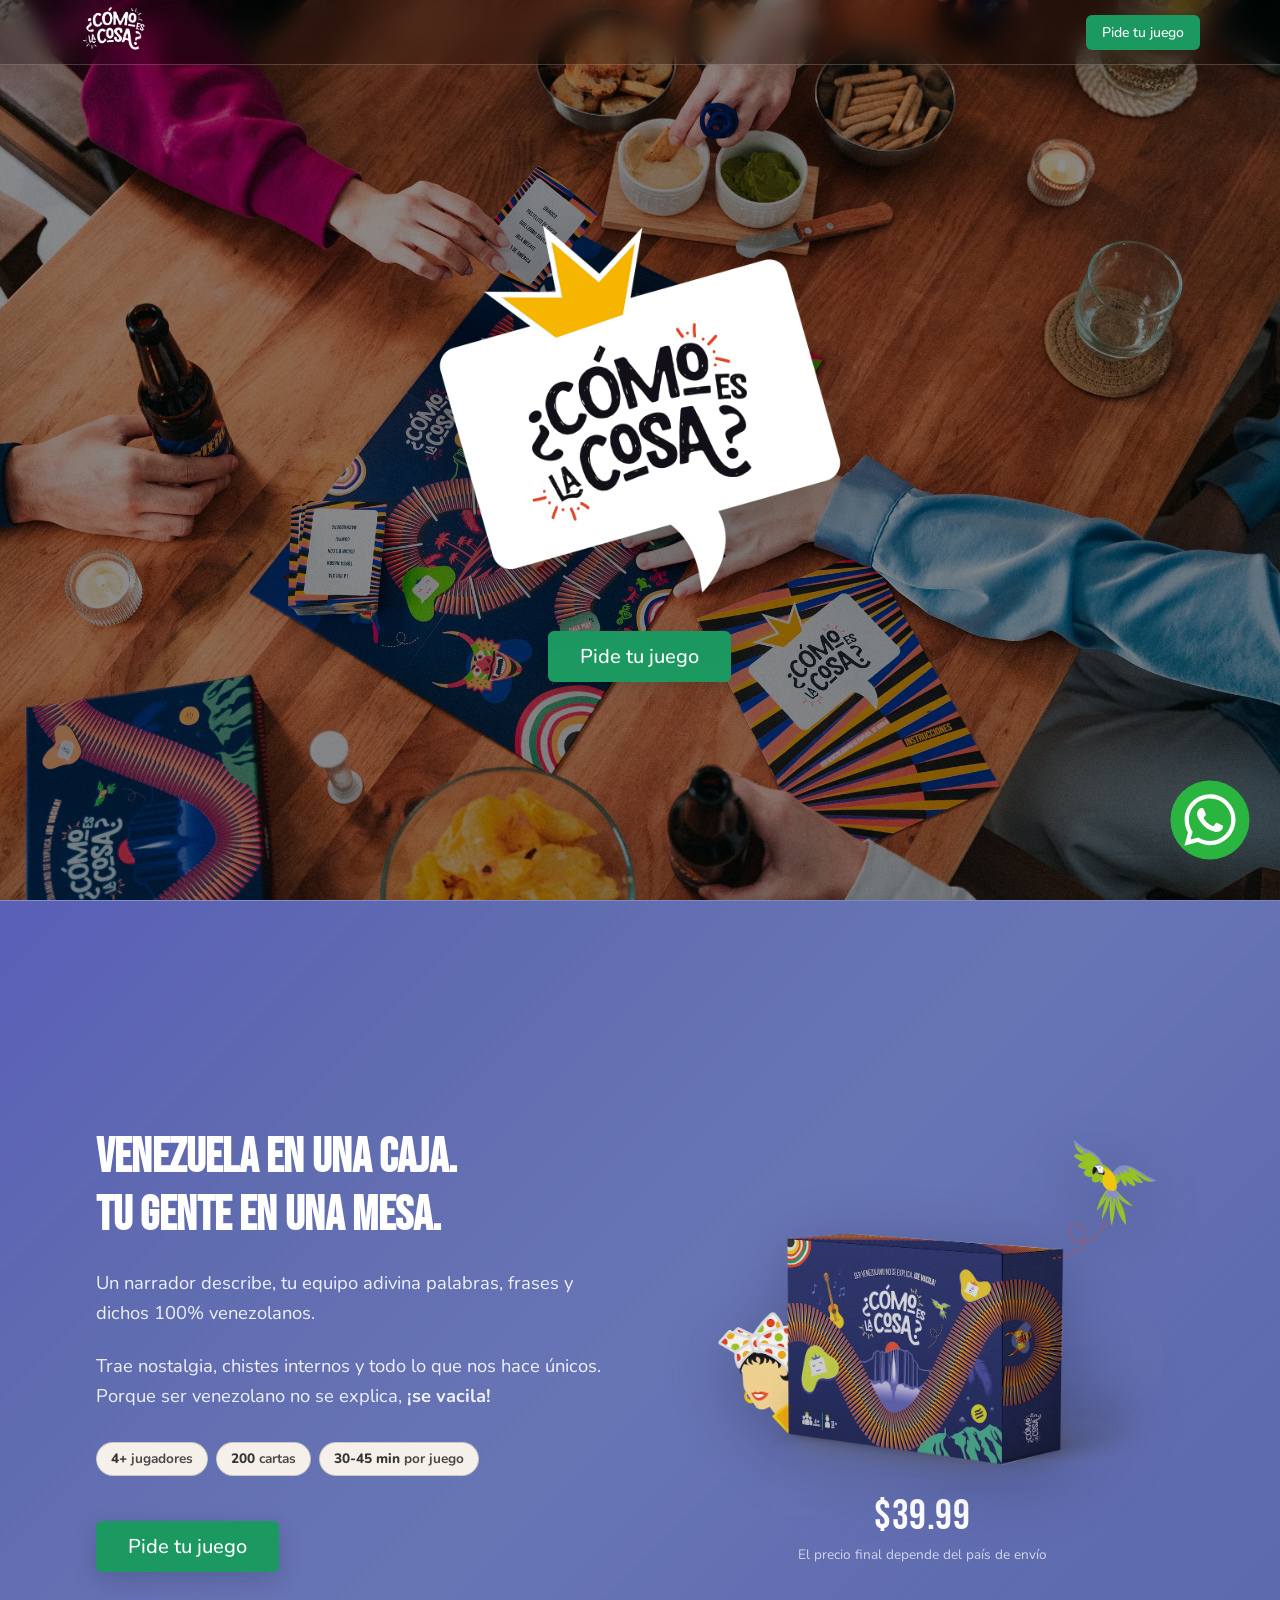
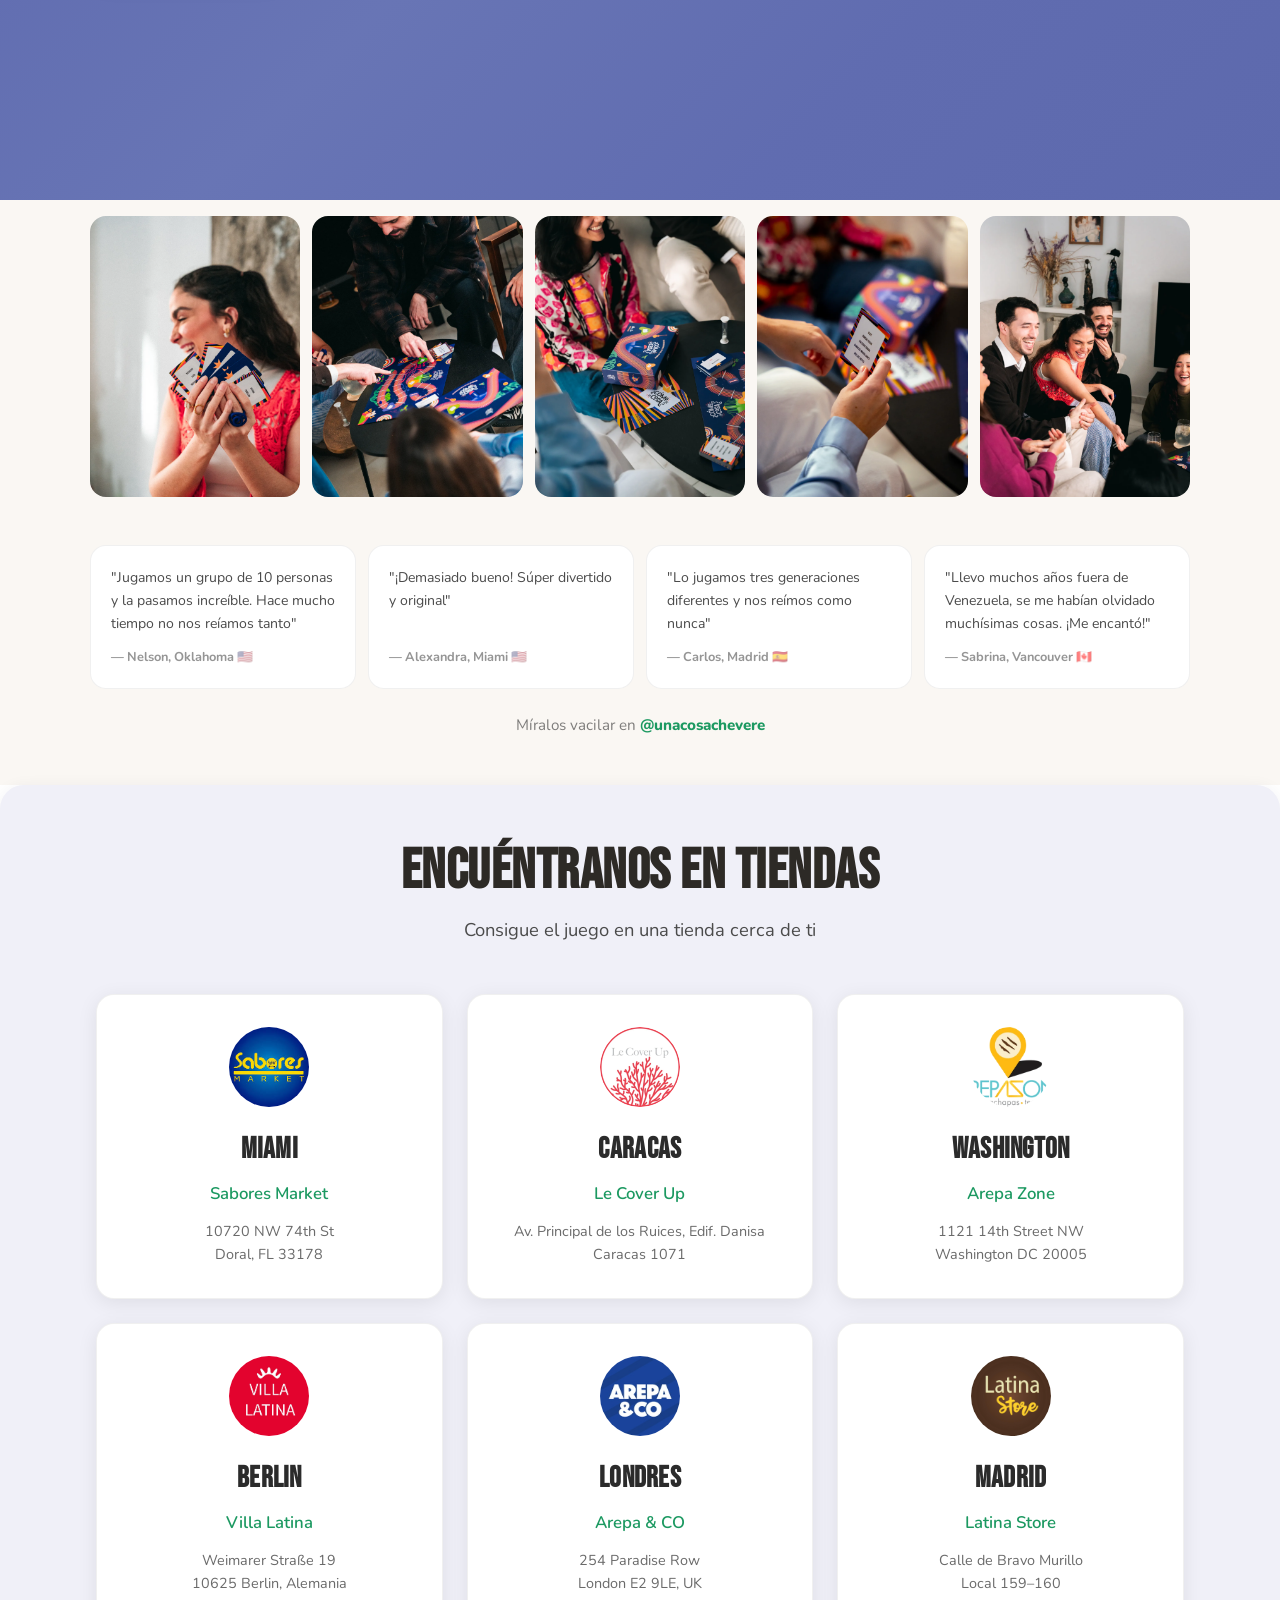
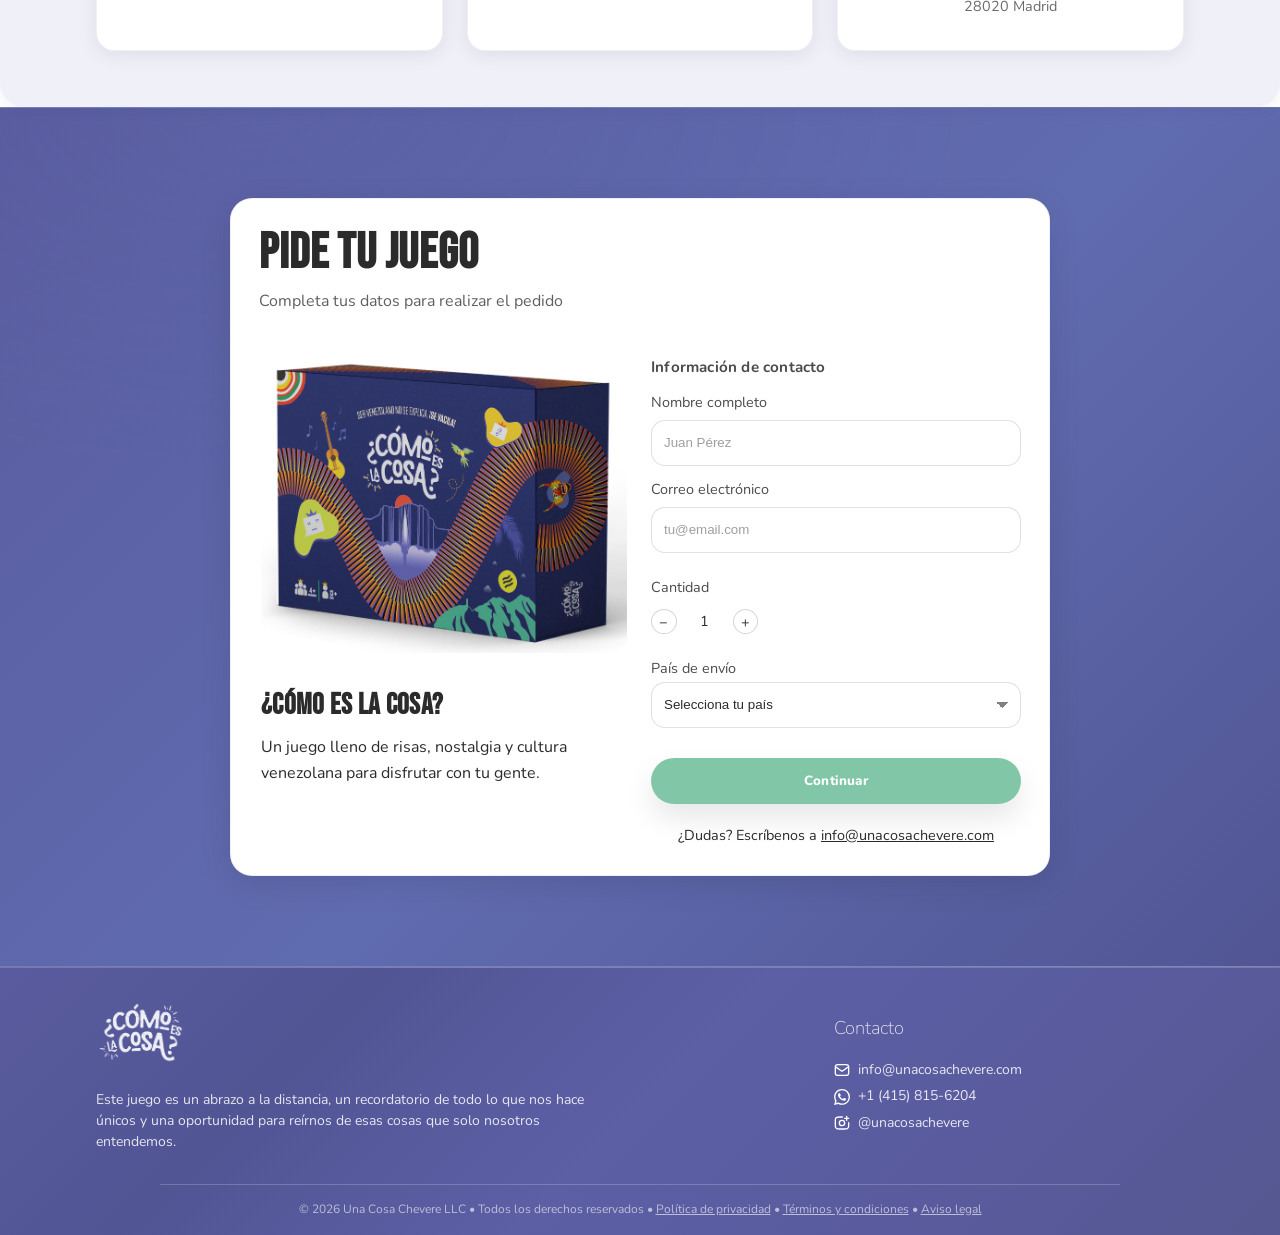
<file: index.html>
<!DOCTYPE html>
<html lang="es">
<head>
  <meta charset="UTF-8" />
  <meta name="viewport" content="width=device-width, initial-scale=1">
  <meta name="color-scheme" content="light dark">
  <meta name="google-site-verification" content="OqqPLQINSBJ-dG0bQiV3AT22gRQbWcM5LPoAaQB-kcY" />
  <meta name="description" content="El juego venezolano para reunir a tu gente y reírse como nunca. Palabras, frases y cosas que solo nosotros entendemos.">

  <!-- Open Graph -->
  <meta property="og:title" content="Venezuela en una caja. Tu gente en una mesa.">
  <meta property="og:description" content="El juego venezolano para reunir a tu gente y reírse como nunca. Palabras, frases y cosas que solo nosotros entendemos.">
  <meta property="og:image" content="https://unacosachevere.com/assets/Photoshoot16.webp">
  <meta property="og:url" content="https://unacosachevere.com">
  <meta property="og:type" content="website">
  <meta property="og:locale" content="es_ES">
  <meta property="og:site_name" content="Una Cosa Chevere">

  <!-- Twitter Card -->
  <meta name="twitter:card" content="summary_large_image">
  <meta name="twitter:title" content="Venezuela en una caja. Tu gente en una mesa.">
  <meta name="twitter:description" content="El juego venezolano para reunir a tu gente y reírse como nunca. Palabras, frases y cosas que solo nosotros entendemos.">
  <meta name="twitter:image" content="https://unacosachevere.com/assets/Photoshoot16.webp">

  <title>¿Cómo es la Cosa? | Un juego de mesa venezolano</title>
  <link rel="canonical" href="https://unacosachevere.com/">

  <!-- Schema.org -->
  <script type="application/ld+json">
  {
    "@context": "https://schema.org",
    "@type": "Product",
    "name": "¿Cómo es la Cosa?",
    "description": "El juego venezolano para reunir a tu gente y reírse como nunca. Palabras, frases y cosas que solo nosotros entendemos.",
    "image": "https://unacosachevere.com/assets/Photoshoot16.webp",
    "brand": { "@type": "Brand", "name": "Una Cosa Chevere" },
    "offers": {
      "@type": "Offer",
      "priceCurrency": "USD",
      "price": "39.99",
      "availability": "https://schema.org/InStock",
      "url": "https://unacosachevere.com"
    }
  }
  </script>
  <script type="application/ld+json">
  {
    "@context": "https://schema.org",
    "@type": "Organization",
    "name": "Una Cosa Chevere",
    "url": "https://unacosachevere.com",
    "logo": "https://unacosachevere.com/assets/celc white.webp",
    "contactPoint": {
      "@type": "ContactPoint",
      "email": "info@unacosachevere.com",
      "contactType": "customer service"
    }
  }
  </script>
  <link rel="stylesheet" href="css/style.css?v=20260831-1">
  <link rel="shortcut icon" href="assets/favicon.webp" type="image/webp">
  <link rel="icon" href="assets/favicon.webp" type="image/webp">
</head>
<body>

  <!-- Navbar-->
   <nav class="navbar">
    <div class="container navbar-container">
      <div class="logo-wrapper">
        <img src="assets/celc white.webp" alt="¿Cómo es la Cosa? - El juego venezolano" class="logo">
      </div>
      <a href="#checkout" class="btn visible">
      Pide tu juego</a>
    </div>
   </nav>

   <!-- Hero Section -->
  <section id="hero" class="hero">
    <div class="hero-content">
      <img src="assets/celc bubble.webp" alt="¿Cómo es la Cosa?" class="hero-logo">
      <a href="#checkout" class="btn visible">
      Pide tu juego</a>
    </div>
  </section>

<!-- About / Product Section -->
  <section id="about" class="about">
    <div class="about-inner container">
      <!-- Text Column -->
      <div class="about-text animate-slide-up">
        <h2 class="about-heading">
          <span class="nowrap">Venezuela en una caja.</span><br>
          Tu gente en una mesa.
        </h2>
        <p class="about-copy">Un narrador describe, tu equipo adivina palabras, frases y dichos 100% venezolanos.</p>
        <p class="about-copy">Trae nostalgia, chistes internos y todo lo que nos hace únicos. Porque ser venezolano no se explica, <strong>¡se vacila!</strong></p>
        <div class="about-badges">
          <span class="about-badge"><strong class="badge-value">4+</strong> jugadores</span>
          <span class="about-badge"><strong class="badge-value">200</strong> cartas</span>
          <span class="about-badge"><strong class="badge-value">30-45 min</strong> por juego</span>
        </div>
        <div class="about-cta">
          <a href="#checkout" class="btn visible">Pide tu juego</a>
        </div>
      </div>
      <!-- Image Column -->
      <div class="about-image animate-scale-in">
        <img src="assets/celc hero.webp" alt="Caja del juego ¿Cómo es la Cosa?" class="about-img-main">
        <div class="about-price">
          <span class="about-price-value">$39.99</span>
          <p class="about-price-note">El precio final depende del país de envío</p>
        </div>
      </div>
    </div>
  </section>

<!-- Gallery Section -->
<section class="gallery-section">
  <div class="gallery-grid">
    <img src="assets/Photoshoot6.webp" alt="Amigos jugando ¿Cómo es la Cosa? en casa" loading="lazy">
    <img src="assets/Photoshoot8.webp" alt="Manos sosteniendo cartas del juego venezolano" loading="lazy">
    <img src="assets/Photoshoot12.webp" alt="Amigos brindando mientras juegan ¿Cómo es la Cosa?" loading="lazy" class="gallery-hide-mobile">
    <img src="assets/Photoshoot11.webp" alt="Jugador leyendo una carta de ¿Cómo es la Cosa?" loading="lazy">
    <img src="assets/Photoshoot10.webp" alt="Grupo de venezolanos riendo jugando ¿Cómo es la Cosa?" loading="lazy">
  </div>
</section>

<!-- Reviews Section -->
<section class="reviews-section">
  <div class="reviews-grid">
    <div class="review-card">
      <p class="review-quote">"Jugamos un grupo de 10 personas y la pasamos increíble. Hace mucho tiempo no nos reíamos tanto"</p>
      <span class="review-author">— Nelson, Oklahoma 🇺🇸</span>
    </div>
    <div class="review-card">
      <p class="review-quote">"¡Demasiado bueno! Súper divertido y original"</p>
      <span class="review-author">— Alexandra, Miami 🇺🇸</span>
    </div>
    <div class="review-card">
      <p class="review-quote">"Lo jugamos tres generaciones diferentes y nos reímos como nunca"</p>
      <span class="review-author">— Carlos, Madrid 🇪🇸</span>
    </div>
    <div class="review-card">
      <p class="review-quote">"Llevo muchos años fuera de Venezuela, se me habían olvidado muchísimas cosas. ¡Me encantó!"</p>
      <span class="review-author">— Sabrina, Vancouver 🇨🇦</span>
    </div>
  </div>

  <div class="instagram-cta">
    <p class="instagram-text">Míralos vacilar en <a href="https://instagram.com/unacosachevere" target="_blank" rel="noopener" class="instagram-link">@unacosachevere</a></p>
  </div>
</section>

<!-- Stores Section -->
<section id="stores" class="stores-section">
  <div class="container">
    <div class="stores-header">
      <h2 class="stores-title">Encuéntranos en tiendas</h2>
      <p class="stores-description">Consigue el juego en una tienda cerca de ti</p>
    </div>

    <div class="stores-grid">
      <div class="store-card">
        <div class="store-logo-wrapper">
          <img src="assets/saboresmarket.jpg" alt="Sabores Market" class="store-logo">
        </div>
        <h3 class="store-city">Miami</h3>
        <p class="store-name">Sabores Market</p>
        <p class="store-address">10720 NW 74th St<br>Doral, FL 33178</p>
      </div>

      <div class="store-card">
        <div class="store-logo-wrapper">
          <img src="assets/lecoverup.webp" alt="Le Cover Up" class="store-logo">
        </div>
        <h3 class="store-city">Caracas</h3>
        <p class="store-name">Le Cover Up</p>
        <p class="store-address">Av. Principal de los Ruices, Edif. Danisa<br>Caracas 1071</p>
      </div>

      <div class="store-card">
        <div class="store-logo-wrapper">
          <img src="assets/ArepaZone.webp" alt="Arepa Zone" class="store-logo">
        </div>
        <h3 class="store-city">Washington</h3>
        <p class="store-name">Arepa Zone</p>
        <p class="store-address">1121 14th Street NW<br>Washington DC 20005</p>
      </div>

      <div class="store-card">
        <div class="store-logo-wrapper">
          <img src="assets/vlatina.png" alt="Villa Latina" class="store-logo">
        </div>
        <h3 class="store-city">Berlin</h3>
        <p class="store-name">Villa Latina</p>
        <p class="store-address">Weimarer Straße 19<br>10625 Berlin, Alemania</p>
      </div>

      <div class="store-card">
        <div class="store-logo-wrapper">
          <img src="assets/arepaco.jpg" alt="Arepa & CO" class="store-logo">
        </div>
        <h3 class="store-city">Londres</h3>
        <p class="store-name">Arepa & CO</p>
        <p class="store-address">254 Paradise Row<br>London E2 9LE, UK</p>
      </div>

      <div class="store-card">
        <div class="store-logo-wrapper">
          <img src="assets/latinastore.jpg" alt="Latina Store" class="store-logo">
        </div>
        <h3 class="store-city">Madrid</h3>
        <p class="store-name">Latina Store</p>
        <p class="store-address">Calle de Bravo Murillo<br>Local 159–160<br>28020 Madrid</p>
      </div>
    </div>
  </div>
</section>

<!-- Checkout / Order Section (TWO-STEP FLOW) -->
<section id="checkout" class="checkout-section">
  <div class="container">
    <div class="checkout-card">
      <div class="checkout-header">
        <h2 class="checkout-title">Pide tu juego</h2>
        <p class="checkout-description" id="checkoutDescription">Completa tus datos para realizar el pedido</p>
      </div>

      <div class="checkout-content">
        <div id="successAlert" class="success-alert" style="display:none;">
          <strong>¡Pedido confirmado!</strong> Revisa tu correo electrónico para más detalles.
        </div>

        <!-- Step 1: Product display with contact form -->
        <div id="step1" class="checkout-step">
          <div class="checkout-grid">
            <!-- LEFT: Product + Summary -->
            <div class="product-summary">
              <div class="product-card">
                <div class="product-image-wrapper">
                  <img
                    src="assets/Box Zoomed in.webp"
                    alt="¿Cómo es la Cosa? - Juego"
                    class="product-image"
                  />
                </div>
                <div class="product-info">
                  <h3 class="product-title">¿Cómo es la Cosa?</h3>
                  <p class="product-description">
                    Un juego lleno de risas, nostalgia y cultura venezolana para disfrutar con tu gente.
                  </p>
                </div>
              </div>
            </div>

            <!-- RIGHT: Contact Form -->
            <form id="contactForm" class="checkout-form">
              <div class="form-section">
                <h3 class="form-section-title">Información de contacto</h3>

                <div class="form-field">
                  <label for="name" class="form-label">Nombre completo</label>
                  <input id="name" name="name" type="text" required placeholder="Juan Pérez" class="form-input" />
                </div>

                <div class="form-field">
                  <label for="email" class="form-label">Correo electrónico</label>
                  <input id="email" name="email" type="email" required placeholder="tu@email.com" class="form-input" />
                </div>

                <div class="form-field" id="phoneField" style="display:none;">
                  <label for="phone" class="form-label">Teléfono <span style="font-weight:400; color:rgba(43,43,43,0.5);">(para coordinar entrega)</span></label>
                  <input id="phone" name="phone" type="tel" placeholder="+1 000 000 0000" class="form-input" />
                </div>
              </div>

              <div class="form-section">
                <label class="form-label">Cantidad</label>
                <div class="quantity-stepper">
                  <button type="button" id="qtyMinus" class="qty-btn">−</button>
                  <span id="qtyDisplay">1</span>
                  <button type="button" id="qtyPlus" class="qty-btn">+</button>
                </div>
              </div>

              <div class="form-section">
                <label class="form-label">País de envío</label>
                <select id="country" name="country" required class="form-input form-select">
                  <option value="">Selecciona tu país</option>
                  <option value="US">Estados Unidos</option>
                  <option value="CA">Canadá</option>
                  <option value="MX">México</option>
                  <option value="VE">Venezuela</option>
                  <option value="ES">España</option>
                  <option value="DE">Alemania</option>
                  <option value="UK">Reino Unido</option>
                  <option value="OTHER">Otro país</option>
                </select>
                <input id="otherCountry" name="otherCountry" type="text" class="form-input" placeholder="Escribe tu país" style="display:none; margin-top: 8px;" autocomplete="country-name" />
              </div>

              <div class="step1-subtotal" id="step1Subtotal" style="display:none;">
                <div class="step1-subtotal-row">
                  <span id="step1SubtotalLabel"></span>
                  <span id="step1SubtotalTotal"></span>
                </div>
                <p class="step1-shipping-note">Elige envío o retiro en el siguiente paso</p>
              </div>

              <button id="continueBtn" type="submit" class="submit-button" disabled>
                Continuar
              </button>

              <p class="checkout-small">
                ¿Dudas? Escríbenos a <a href="mailto:info@unacosachevere.com">info@unacosachevere.com</a>
              </p>
            </form>
          </div>
        </div>

        <!-- Step 2: Pricing breakdown with user info review -->
        <div id="step2" class="checkout-step" style="display:none;">
          <div class="checkout-grid">
            <!-- LEFT: Product (same as step 1) -->
            <div class="product-summary">
              <div class="product-card">
                <div class="product-image-wrapper">
                  <img
                    src="assets/Box Zoomed in.webp"
                    alt="¿Cómo es la Cosa? - Juego"
                    class="product-image"
                  />
                </div>
                <div class="product-info">
                  <h3 class="product-title">¿Cómo es la Cosa?</h3>
                  <p class="product-description">
                    Un juego lleno de risas, nostalgia y cultura venezolana para disfrutar con tu gente.
                  </p>
                </div>
              </div>
            </div>

            <!-- RIGHT: Pricing + User Info + Action -->
            <div class="checkout-form">
              <!-- User Info Display -->
              <div class="form-section" style="margin-top: 0;">
                <div class="info-card">
                  <div class="info-card-header">
                    <h4 class="info-card-title">Tus datos</h4>
                    <button type="button" id="editBtn" class="info-edit-btn">Editar</button>
                  </div>
                  <div>
                    <div class="info-row"><span class="info-label">Nombre</span><span class="info-value" id="displayName"></span></div>
                    <div class="info-row"><span class="info-label">Email</span><span class="info-value" id="displayEmail"></span></div>
                    <div class="info-row"><span class="info-label">País</span><span class="info-value" id="displayCountry"></span></div>
                    <div class="info-row"><span class="info-label">Cantidad</span><span class="info-value" id="displayQuantity"></span></div>
                  </div>
                </div>
              </div>

              <!-- Venezuela Delivery Options -->
              <div id="veShippingOptions" class="form-section" style="display:none;">
                <p style="margin:0 0 10px; font-weight:600; font-size:0.9rem; color:rgba(43,43,43,0.88);">Opción de entrega:</p>
                <label style="display:flex; align-items:center; gap:10px; margin-bottom:10px; cursor:pointer; font-size:0.95rem;">
                  <input type="radio" name="veShipping" value="delivery" checked>
                  <span>🛵 Envío a domicilio (Caracas)</span>
                </label>
                <label style="display:flex; align-items:center; gap:10px; cursor:pointer; font-size:0.95rem;">
                  <input type="radio" name="veShipping" value="nacional">
                  <span>🚚 Envío nacional con cobro a destino</span>
                </label>
              </div>

              <!-- Germany Delivery Options -->
              <div id="deShippingOptions" class="form-section" style="display:none;">
                <p style="margin:0 0 10px; font-weight:600; font-size:0.9rem; color:rgba(43,43,43,0.88);">Opción de entrega:</p>
                <label style="display:flex; align-items:center; gap:10px; margin-bottom:10px; cursor:pointer; font-size:0.95rem;">
                  <input type="radio" name="deShipping" value="pickup" checked>
                  <span>📍 Recogida en Berlín</span>
                </label>
                <label style="display:flex; align-items:center; gap:10px; cursor:pointer; font-size:0.95rem;">
                  <input type="radio" name="deShipping" value="delivery">
                  <span>🚚 Envío a domicilio</span>
                </label>
              </div>

              <!-- Spain Delivery Options -->
              <div id="esShippingOptions" class="form-section" style="display:none;">
                <p style="margin:0 0 10px; font-weight:600; font-size:0.9rem; color:rgba(43,43,43,0.88);">Opción de entrega:</p>
                <label style="display:flex; align-items:center; gap:10px; margin-bottom:10px; cursor:pointer; font-size:0.95rem;">
                  <input type="radio" name="esShipping" value="pickup" checked>
                  <span>📍 Recogida en Madrid</span>
                </label>
                <label style="display:flex; align-items:center; gap:10px; cursor:pointer; font-size:0.95rem;">
                  <input type="radio" name="esShipping" value="delivery">
                  <span>🚚 Envío a domicilio</span>
                </label>
              </div>

              <!-- Direct vs Amazon purchase choice (US, Canada, Mexico) -->
              <div id="amazonChoiceOptions" class="form-section" style="display:none;">
                <p style="margin:0 0 10px; font-weight:600; font-size:0.9rem; color:rgba(43,43,43,0.88);">Opción de compra:</p>
                <label style="display:flex; align-items:center; gap:10px; margin-bottom:10px; cursor:pointer; font-size:0.95rem;">
                  <input type="radio" name="purchaseMethod" value="direct" checked>
                  <span>🚚 Envío directo</span>
                </label>
                <label style="display:flex; align-items:center; gap:10px; cursor:pointer; font-size:0.95rem;">
                  <input type="radio" name="purchaseMethod" value="amazon">
                  <span>📦 Comprar en Amazon</span>
                </label>
              </div>

              <!-- Other Country Banner -->
              <div id="otherCountryBanner" style="display:none;" class="form-section">
                <div class="other-banner">
                  <p class="other-banner-title">📍 Todavía no llegamos a <span id="otherCountryName"></span></p>
                  <p class="other-banner-msg">¡Estamos trabajando para abrir distribución local en más países!</p>
                </div>
              </div>

              <!-- Amazon-only countries -->
              <div id="amazonOnlyBanner" style="display:none;" class="form-section">
                <div class="other-banner">
                  <p class="other-banner-title">📦 Disponible en Amazon</p>
                  <p class="other-banner-msg" id="amazonOnlyMsg"></p>
                </div>
              </div>

              <!-- Pricing Breakdown -->
              <div class="form-section" id="priceBreakdownSection">
                <div class="price-breakdown" id="priceBreakdown">
                  <h4 class="price-breakdown-title">Resumen del pedido</h4>

                  <div class="price-row">
                    <div class="price-label">
                      <span class="price-icon" aria-hidden="true">📦</span>
                      <span id="priceProductLabel">Precio del juego</span>
                    </div>
                    <span class="price-value" id="priceProduct">$0.00</span>
                  </div>

                  <div class="price-row" id="usShippingRow" style="display:none;">
                    <div class="price-label">
                      <span class="price-icon" id="shippingIcon" aria-hidden="true">🚚</span>
                      <span id="shippingLabel">Envío</span>
                    </div>
                    <span class="price-value" id="priceShipping">$0.00</span>
                  </div>

                  <div class="shipping-info" id="intlShippingNote" style="display:none;">
                    <span class="price-icon" aria-hidden="true">🚚</span>
                    <span class="shipping-note">El costo de envío internacional se calculará en el siguiente paso</span>
                  </div>

                  <!-- Store info for UK / DE, shown right before the total -->
                  <div id="storePickupCard" style="display:none; padding:10px 0 2px;">
                    <p style="margin:0 0 6px; font-weight:600; color:rgba(43,43,43,0.86);">📍 Disponible en tienda:</p>
                    <p id="storePickupName" style="margin:0 0 2px; font-weight:700; color:rgba(43,43,43,0.88); padding-left:22px;"></p>
                    <p id="storePickupAddress" style="margin:0; color:rgba(43,43,43,0.65); font-size:0.88rem; line-height:1.5; padding-left:22px;"></p>
                  </div>

                  <div class="price-divider"></div>

                  <div class="price-row price-total">
                    <span class="price-label-total" id="totalLabel">Total</span>
                    <span class="price-value-total" id="priceTotal">$0.00</span>
                  </div>

                  <p id="mxCurrencyNote" style="display:none; margin:8px 0 0; font-size:0.78rem; color:#888; text-align:right;">Precios en dólares americanos (USD)</p>
                </div>
              </div>

              <!-- Alerts -->
              <div id="intlAlert" class="info-alert" style="display:none;">
                Te enviaremos un correo con los detalles de tu pedido. Haz clic en continuar para confirmar tu orden.
              </div>

              <!-- Success Message Alert -->
              <div id="successMessage" class="success-alert" style="display:none;">
                <strong>¡Pedido confirmado!</strong> Te enviamos un correo con los detalles.
              </div>

              <!-- Action Buttons -->
              <button id="submitBtn" type="button" class="submit-button">
                Continuar con el pedido
              </button>

              <p class="checkout-small">
                ¿Dudas? Escríbenos a <a href="mailto:info@unacosachevere.com">info@unacosachevere.com</a>
              </p>
            </div>
          </div>
        </div>
      </div>
    </div>
  </div>
</section>

<!-- Footer -->
  <footer class="footer">
    <div class="footer-grid container">
      <div class="footer-left">
        <img src="assets/celc white.webp" alt="¿Cómo es la Cosa? - El juego venezolano" class="footer-logo">
        <p class="footer-copy">
          Este juego es un abrazo a la distancia, un recordatorio de todo lo que nos hace únicos y una oportunidad para reírnos de esas cosas que solo nosotros entendemos.
        </p>
      </div>
      <div class="footer-right">
        <h4 class="footer-title">Contacto</h4>
        <a href="mailto:info@unacosachevere.com" class="footer-contact">
          <svg class="footer-icon email-icon" viewBox="0 0 24 24" fill="none" xmlns="http://www.w3.org/2000/svg">
            <path d="M2 7L10.1649 12.7154C10.8261 13.1783 11.1567 13.4097 11.5163 13.4993C11.8339 13.5785 12.1661 13.5785 12.4837 13.4993C12.8433 13.4097 13.1739 13.1783 13.8351 12.7154L22 7M6.8 20H17.2C18.8802 20 19.7202 20 20.362 19.673C20.9265 19.3854 21.3854 18.9265 21.673 18.362C22 17.7202 22 16.8802 22 15.2V8.8C22 7.11984 22 6.27976 21.673 5.63803C21.3854 5.07354 20.9265 4.6146 20.362 4.32698C19.7202 4 18.8802 4 17.2 4H6.8C5.11984 4 4.27976 4 3.63803 4.32698C3.07354 4.6146 2.6146 5.07354 2.32698 5.63803C2 6.27976 2 7.11984 2 8.8V15.2C2 16.8802 2 17.7202 2.32698 18.362C2.6146 18.9265 3.07354 19.3854 3.63803 19.673C4.27976 20 5.11984 20 6.8 20Z" stroke="currentColor" stroke-width="2" stroke-linecap="round" stroke-linejoin="round"/>
          </svg>
          info@unacosachevere.com
        </a>
        <a href="https://wa.me/14158156204" class="footer-contact" target="_blank" rel="noopener">
          <svg class="footer-icon" viewBox="0 0 24 24" fill="currentColor" xmlns="http://www.w3.org/2000/svg">
            <path d="M17.472 14.382c-.297-.149-1.758-.867-2.03-.967-.273-.099-.471-.148-.67.15-.197.297-.767.966-.94 1.164-.173.199-.347.223-.644.075-.297-.15-1.255-.463-2.39-1.475-.883-.788-1.48-1.761-1.653-2.059-.173-.297-.018-.458.13-.606.134-.133.298-.347.446-.52.149-.174.198-.298.298-.497.099-.198.05-.371-.025-.52-.075-.149-.669-1.612-.916-2.207-.242-.579-.487-.5-.669-.51-.173-.008-.371-.01-.57-.01-.198 0-.52.074-.792.372-.272.297-1.04 1.016-1.04 2.479 0 1.462 1.065 2.875 1.213 3.074.149.198 2.096 3.2 5.077 4.487.709.306 1.262.489 1.694.625.712.227 1.36.195 1.871.118.571-.085 1.758-.719 2.006-1.413.248-.694.248-1.289.173-1.413-.074-.124-.272-.198-.57-.347m-5.421 7.403h-.004a9.87 9.87 0 01-5.031-1.378l-.361-.214-3.741.982.998-3.648-.235-.374a9.86 9.86 0 01-1.51-5.26c.001-5.45 4.436-9.884 9.888-9.884 2.64 0 5.122 1.03 6.988 2.898a9.825 9.825 0 012.893 6.994c-.003 5.45-4.437 9.884-9.885 9.884m8.413-18.297A11.815 11.815 0 0012.05 0C5.495 0 .16 5.335.157 11.892c0 2.096.547 4.142 1.588 5.945L.057 24l6.305-1.654a11.882 11.882 0 005.683 1.448h.005c6.554 0 11.89-5.335 11.893-11.893a11.821 11.821 0 00-3.48-8.413z"/>
          </svg>
          +1 (415) 815-6204
        </a>
        <a href="https://instagram.com/unacosachevere" class="footer-contact" target="_blank" rel="noopener">
          <svg class="footer-icon insta-icon" viewBox="0 0 24 24" fill="none" xmlns="http://www.w3.org/2000/svg">
            <path d="M22 11.5V14.6C22 16.8402 22 17.9603 21.564 18.816C21.1805 19.5686 20.5686 20.1805 19.816 20.564C18.9603 21 17.8402 21 15.6 21H8.4C6.15979 21 5.03969 21 4.18404 20.564C3.43139 20.1805 2.81947 19.5686 2.43597 18.816C2 17.9603 2 16.8402 2 14.6V9.4C2 7.15979 2 6.03969 2.43597 5.18404C2.81947 4.43139 3.43139 3.81947 4.18404 3.43597C5.03969 3 6.15979 3 8.4 3H12.5M19 8V2M16 5H22M16 12C16 14.2091 14.2091 16 12 16C9.79086 16 8 14.2091 8 12C8 9.79086 9.79086 8 12 8C14.2091 8 16 9.79086 16 12Z" stroke="currentColor" stroke-width="2" stroke-linecap="round" stroke-linejoin="round"/>          </svg>
          @unacosachevere
        </a>
      </div>
    </div>
    <div class="footer-bottom">
      <p>© 2026 Una Cosa Chevere LLC • Todos los derechos reservados • <a href="privacy.html" target="_blank" rel="noopener" style="color:inherit;text-decoration:underline;">Política de privacidad</a> • <a href="terms.html" target="_blank" rel="noopener" style="color:inherit;text-decoration:underline;">Términos y condiciones</a> • <a href="legal.html" target="_blank" rel="noopener" style="color:inherit;text-decoration:underline;">Aviso legal</a></p>
    </div>
  </footer>

  <script src="js/script.js?v=20261105-1"></script>
  <a
    href="https://wa.me/14158156204?text=Hola%2C%20vengo%20de%20tu%20web%20y%20tengo%20una%20pregunta"
    class="whatsapp-float"
    target="_blank"
    rel="noopener noreferrer">
    <img src="assets/whatsapp.svg" alt="WhatsApp">
  </a>

</body>
</html>
</file>
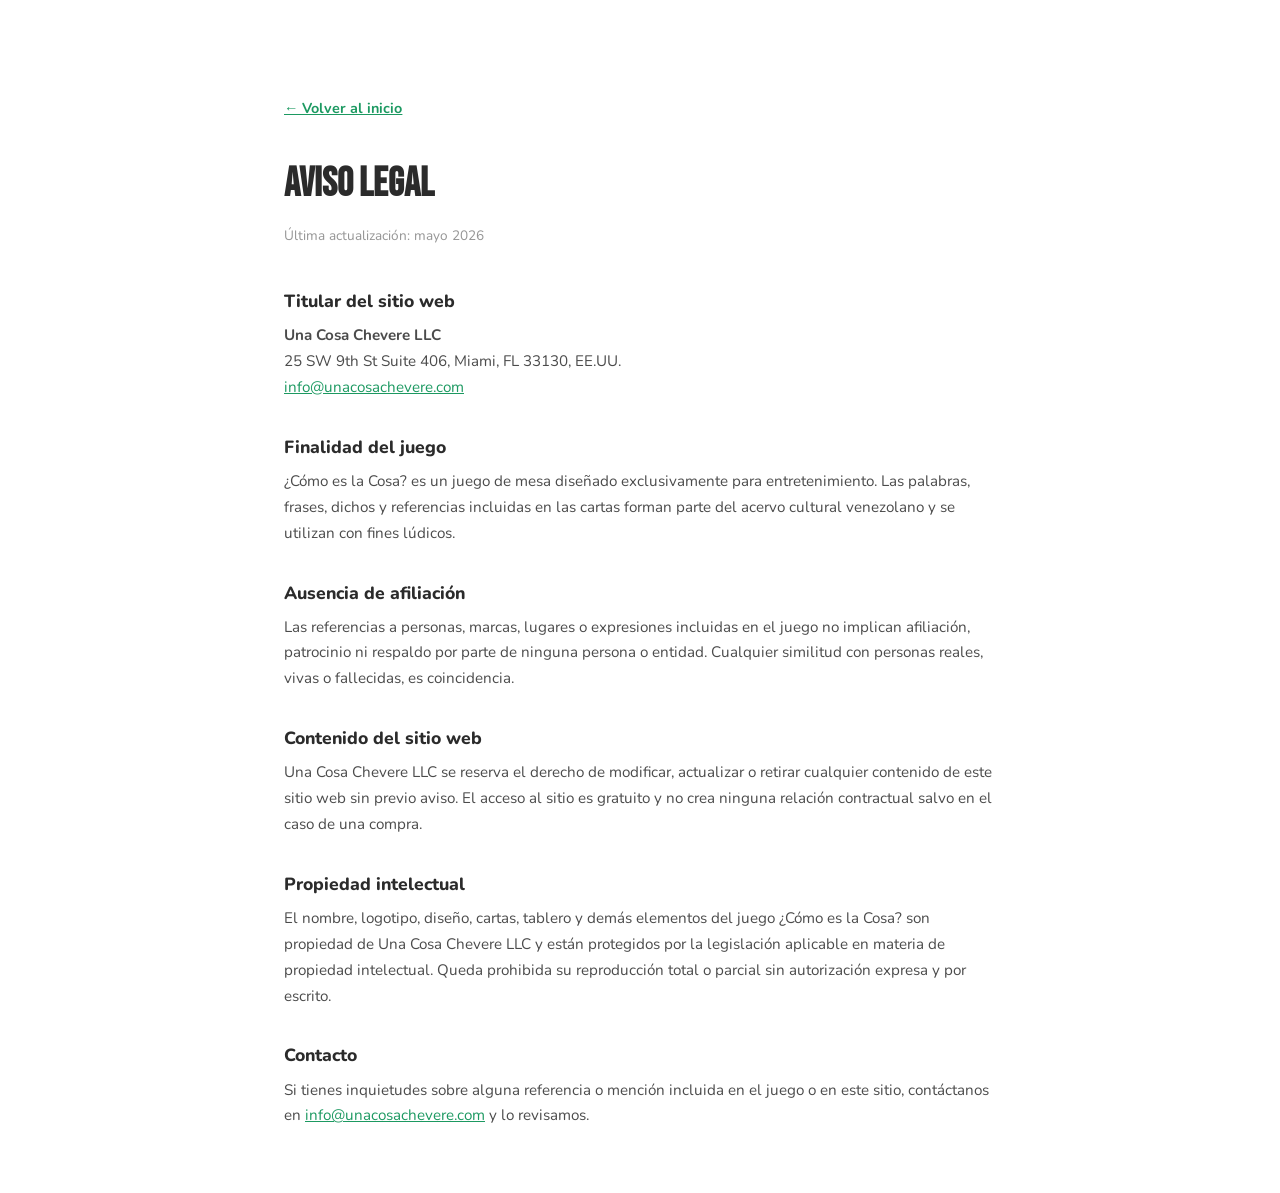
<file: legal.html>
<!DOCTYPE html>
<html lang="es">
<head>
  <meta charset="UTF-8">
  <meta name="viewport" content="width=device-width, initial-scale=1.0">
  <title>Aviso Legal – ¿Cómo es la Cosa?</title>
  <link rel="icon" href="assets/favicon.webp" type="image/webp">
  <link href="https://fonts.googleapis.com/css2?family=Bebas+Neue&family=Nunito:wght@400;600;700;800&display=swap" rel="stylesheet">
  <link rel="stylesheet" href="css/style.css">
  <style>
    .legal-page {
      max-width: 760px;
      margin: 0 auto;
      padding: 6rem 1.5rem 4rem;
      color: #2b2b2b;
    }
    .legal-page h1 {
      font-family: 'Bebas Neue', sans-serif;
      font-size: 2.5rem;
      margin-bottom: 0.5rem;
    }
    .legal-page .last-updated {
      font-size: 0.85rem;
      color: rgba(43,43,43,0.5);
      margin-bottom: 2.5rem;
    }
    .legal-page h2 {
      font-family: 'Nunito', sans-serif;
      font-size: 1.1rem;
      font-weight: 800;
      margin-top: 2rem;
      margin-bottom: 0.5rem;
    }
    .legal-page p, .legal-page li {
      font-family: 'Nunito', sans-serif;
      font-size: 0.95rem;
      line-height: 1.7;
      color: rgba(43,43,43,0.85);
    }
    .legal-page ul {
      padding-left: 1.25rem;
      margin-top: 0.5rem;
    }
    .legal-page a {
      color: #1C9961;
      text-decoration: underline;
    }
    .legal-back {
      display: inline-block;
      margin-bottom: 2rem;
      font-family: 'Nunito', sans-serif;
      font-size: 0.9rem;
      color: #1C9961;
      text-decoration: none;
      font-weight: 700;
    }
    .legal-back:hover { text-decoration: underline; }
  </style>
</head>
<body style="background:#fff;">
  <div class="legal-page">
    <a href="index.html" class="legal-back">← Volver al inicio</a>
    <h1>Aviso Legal</h1>
    <p class="last-updated">Última actualización: mayo 2026</p>

    <h2>Titular del sitio web</h2>
    <p>
      <strong>Una Cosa Chevere LLC</strong><br>
      25 SW 9th St Suite 406, Miami, FL 33130, EE.UU.<br>
      <a href="mailto:info@unacosachevere.com" target="_blank" rel="noopener">info@unacosachevere.com</a>
    </p>

    <h2>Finalidad del juego</h2>
    <p>¿Cómo es la Cosa? es un juego de mesa diseñado exclusivamente para entretenimiento. Las palabras, frases, dichos y referencias incluidas en las cartas forman parte del acervo cultural venezolano y se utilizan con fines lúdicos.</p>

    <h2>Ausencia de afiliación</h2>
    <p>Las referencias a personas, marcas, lugares o expresiones incluidas en el juego no implican afiliación, patrocinio ni respaldo por parte de ninguna persona o entidad. Cualquier similitud con personas reales, vivas o fallecidas, es coincidencia.</p>

    <h2>Contenido del sitio web</h2>
    <p>Una Cosa Chevere LLC se reserva el derecho de modificar, actualizar o retirar cualquier contenido de este sitio web sin previo aviso. El acceso al sitio es gratuito y no crea ninguna relación contractual salvo en el caso de una compra.</p>

    <h2>Propiedad intelectual</h2>
    <p>El nombre, logotipo, diseño, cartas, tablero y demás elementos del juego ¿Cómo es la Cosa? son propiedad de Una Cosa Chevere LLC y están protegidos por la legislación aplicable en materia de propiedad intelectual. Queda prohibida su reproducción total o parcial sin autorización expresa y por escrito.</p>

    <h2>Contacto</h2>
    <p>Si tienes inquietudes sobre alguna referencia o mención incluida en el juego o en este sitio, contáctanos en <a href="mailto:info@unacosachevere.com" target="_blank" rel="noopener">info@unacosachevere.com</a> y lo revisamos.</p>
  </div>
</body>
</html>
</file>
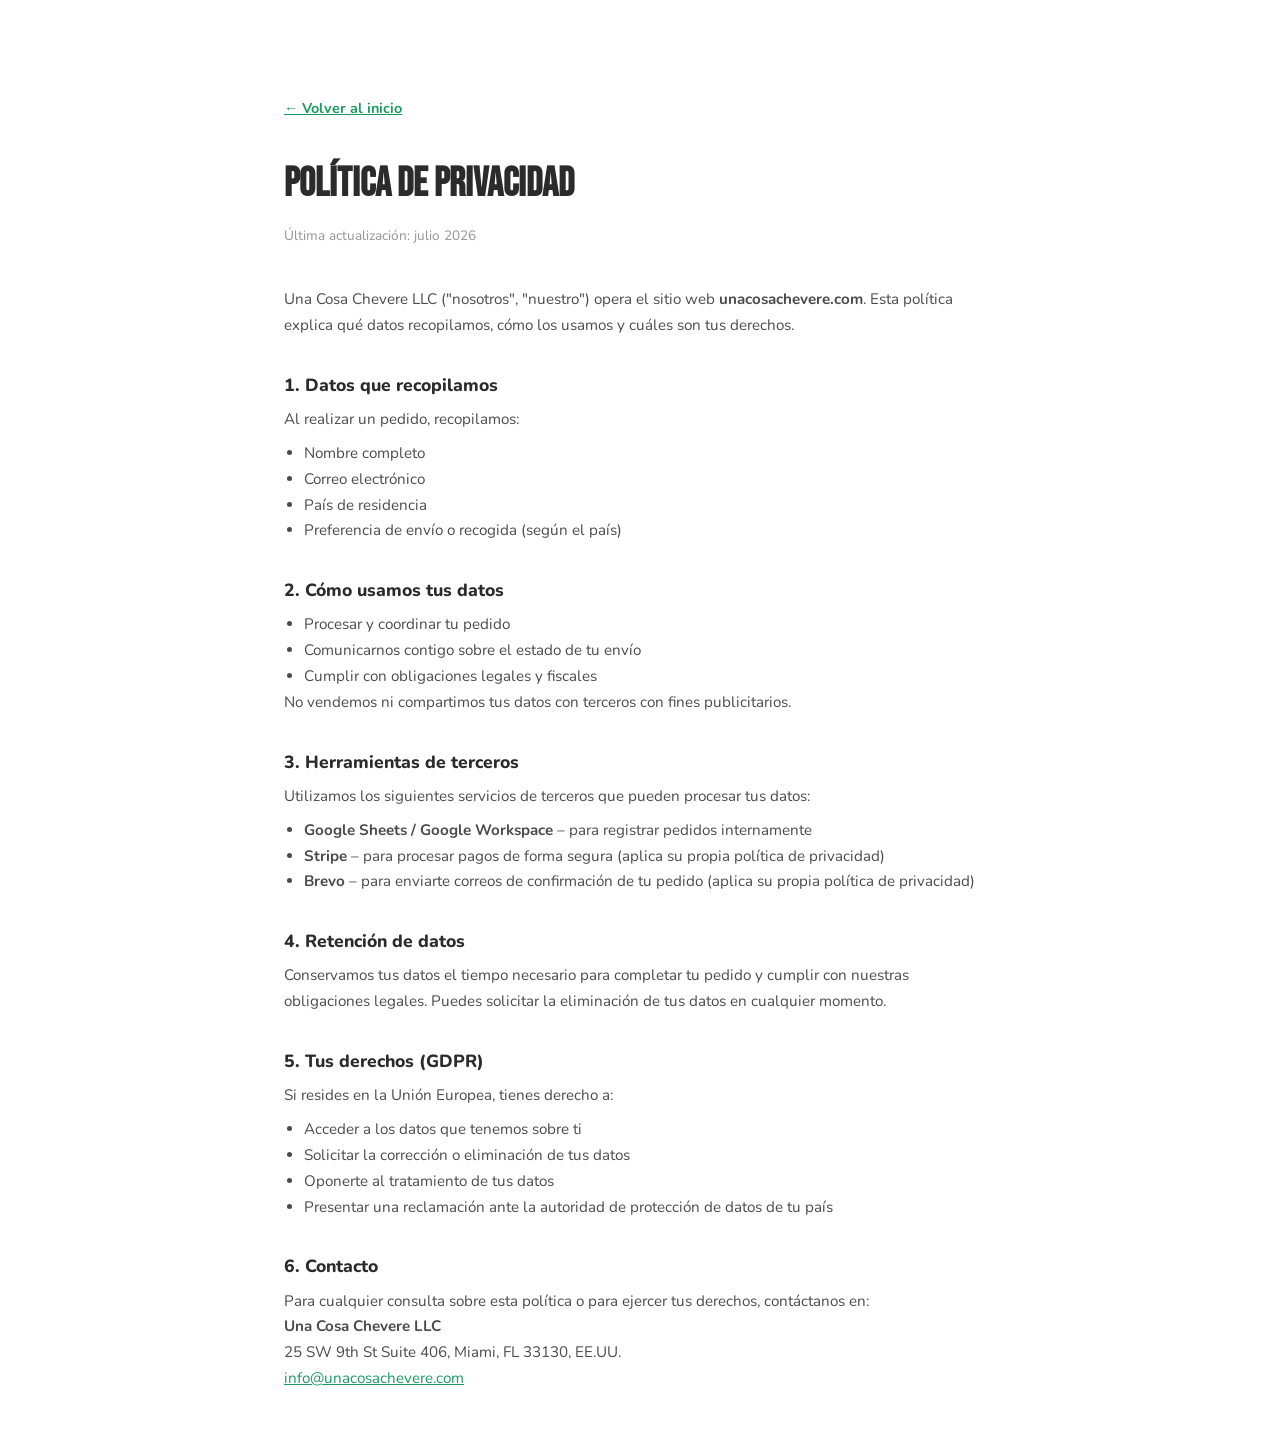
<file: privacy.html>
<!DOCTYPE html>
<html lang="es">
<head>
  <meta charset="UTF-8">
  <meta name="viewport" content="width=device-width, initial-scale=1.0">
  <title>Política de Privacidad – ¿Cómo es la Cosa?</title>
  <link rel="icon" href="assets/favicon.webp" type="image/webp">
  <link href="https://fonts.googleapis.com/css2?family=Bebas+Neue&family=Nunito:wght@400;600;700;800&display=swap" rel="stylesheet">
  <link rel="stylesheet" href="css/style.css">
  <style>
    .privacy-page {
      max-width: 760px;
      margin: 0 auto;
      padding: 6rem 1.5rem 4rem;
      color: #2b2b2b;
    }
    .privacy-page h1 {
      font-family: 'Bebas Neue', sans-serif;
      font-size: 2.5rem;
      margin-bottom: 0.5rem;
    }
    .privacy-page .last-updated {
      font-size: 0.85rem;
      color: rgba(43,43,43,0.5);
      margin-bottom: 2.5rem;
    }
    .privacy-page h2 {
      font-family: 'Nunito', sans-serif;
      font-size: 1.1rem;
      font-weight: 800;
      margin-top: 2rem;
      margin-bottom: 0.5rem;
    }
    .privacy-page p, .privacy-page li {
      font-family: 'Nunito', sans-serif;
      font-size: 0.95rem;
      line-height: 1.7;
      color: rgba(43,43,43,0.85);
    }
    .privacy-page ul {
      padding-left: 1.25rem;
      margin-top: 0.5rem;
    }
    .privacy-page a {
      color: #1C9961;
      text-decoration: underline;
    }
    .privacy-back {
      display: inline-block;
      margin-bottom: 2rem;
      font-family: 'Nunito', sans-serif;
      font-size: 0.9rem;
      color: #1C9961;
      text-decoration: none;
      font-weight: 700;
    }
    .privacy-back:hover { text-decoration: underline; }
  </style>
</head>
<body style="background:#fff;">

  <div class="privacy-page">
    <a href="index.html" class="privacy-back">← Volver al inicio</a>
    <h1>Política de Privacidad</h1>
    <p class="last-updated">Última actualización: julio 2026</p>

    <p>Una Cosa Chevere LLC ("nosotros", "nuestro") opera el sitio web <strong>unacosachevere.com</strong>. Esta política explica qué datos recopilamos, cómo los usamos y cuáles son tus derechos.</p>

    <h2>1. Datos que recopilamos</h2>
    <p>Al realizar un pedido, recopilamos:</p>
    <ul>
      <li>Nombre completo</li>
      <li>Correo electrónico</li>
      <li>País de residencia</li>
      <li>Preferencia de envío o recogida (según el país)</li>
    </ul>

    <h2>2. Cómo usamos tus datos</h2>
    <ul>
      <li>Procesar y coordinar tu pedido</li>
      <li>Comunicarnos contigo sobre el estado de tu envío</li>
      <li>Cumplir con obligaciones legales y fiscales</li>
    </ul>
    <p>No vendemos ni compartimos tus datos con terceros con fines publicitarios.</p>

    <h2>3. Herramientas de terceros</h2>
    <p>Utilizamos los siguientes servicios de terceros que pueden procesar tus datos:</p>
    <ul>
      <li><strong>Google Sheets / Google Workspace</strong> – para registrar pedidos internamente</li>
      <li><strong>Stripe</strong> – para procesar pagos de forma segura (aplica su propia política de privacidad)</li>
      <li><strong>Brevo</strong> – para enviarte correos de confirmación de tu pedido (aplica su propia política de privacidad)</li>
    </ul>

    <h2>4. Retención de datos</h2>
    <p>Conservamos tus datos el tiempo necesario para completar tu pedido y cumplir con nuestras obligaciones legales. Puedes solicitar la eliminación de tus datos en cualquier momento.</p>

    <h2>5. Tus derechos (GDPR)</h2>
    <p>Si resides en la Unión Europea, tienes derecho a:</p>
    <ul>
      <li>Acceder a los datos que tenemos sobre ti</li>
      <li>Solicitar la corrección o eliminación de tus datos</li>
      <li>Oponerte al tratamiento de tus datos</li>
      <li>Presentar una reclamación ante la autoridad de protección de datos de tu país</li>
    </ul>

    <h2>6. Contacto</h2>
    <p>Para cualquier consulta sobre esta política o para ejercer tus derechos, contáctanos en:</p>
    <p>
      <strong>Una Cosa Chevere LLC</strong><br>
      25 SW 9th St Suite 406, Miami, FL 33130, EE.UU.<br>
      <a href="mailto:info@unacosachevere.com" target="_blank" rel="noopener">info@unacosachevere.com</a>
    </p>
  </div>

</body>
</html>
</file>
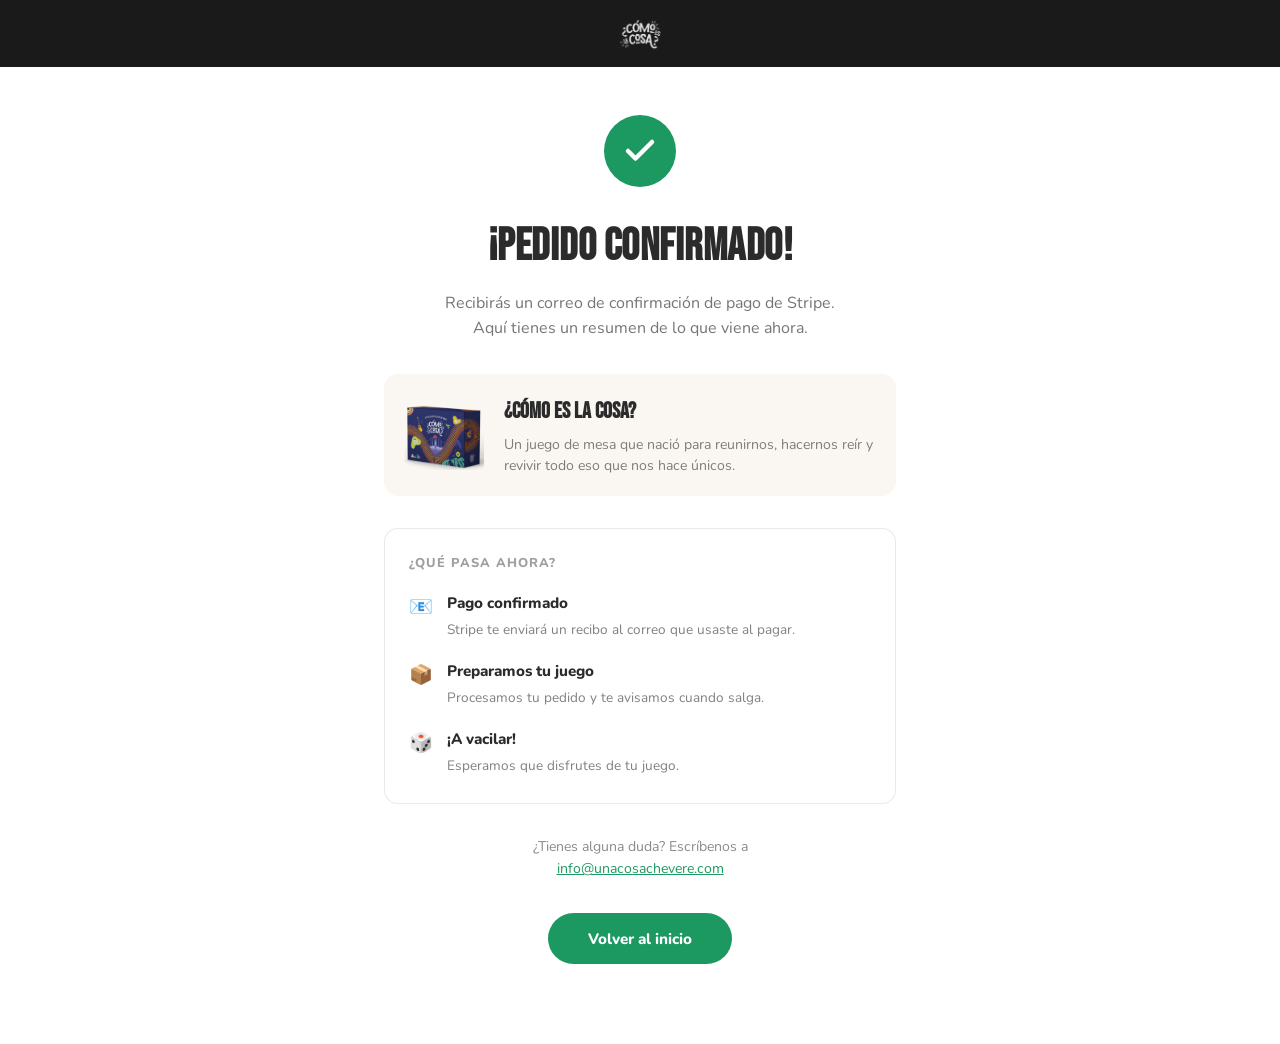
<file: success.html>
<!DOCTYPE html>
<html lang="es">
<head>
  <meta charset="UTF-8" />
  <meta name="viewport" content="width=device-width, initial-scale=1">
  <meta name="robots" content="noindex">
  <title>Pedido confirmado – ¿Cómo es la Cosa?</title>
  <link rel="icon" href="assets/favicon.webp" type="image/webp">
  <link href="https://fonts.googleapis.com/css2?family=Bebas+Neue&family=Nunito:wght@400;600;700;800&display=swap" rel="stylesheet">
  <link rel="stylesheet" href="css/style.css">
  <style>
    * { box-sizing: border-box; margin: 0; padding: 0; }

    body { background: #fff; font-family: 'Nunito', sans-serif; }

    .success-header {
      background: #1a1a1a;
      padding: 1.1rem 2rem;
      display: flex;
      justify-content: center;
    }
    .success-header img { height: 32px; }

    .success-wrap {
      max-width: 560px;
      margin: 0 auto;
      padding: 3rem 1.5rem 5rem;
      text-align: center;
    }

    .check-circle {
      width: 72px;
      height: 72px;
      background: #1C9961;
      border-radius: 50%;
      display: flex;
      align-items: center;
      justify-content: center;
      margin: 0 auto 1.5rem;
    }
    .check-circle svg {
      width: 36px;
      height: 36px;
      stroke: #fff;
      stroke-width: 3;
      fill: none;
      stroke-linecap: round;
      stroke-linejoin: round;
    }

    .success-title {
      font-family: 'Bebas Neue', sans-serif;
      font-size: 2.8rem;
      color: #2b2b2b;
      letter-spacing: 0.5px;
      margin-bottom: 0.5rem;
    }

    .success-subtitle {
      font-size: 1rem;
      color: rgba(43,43,43,0.65);
      line-height: 1.6;
      margin-bottom: 2rem;
    }

    .product-card-success {
      display: flex;
      align-items: center;
      gap: 1.25rem;
      background: #FAF7F3;
      border-radius: 14px;
      padding: 1.25rem;
      margin-bottom: 2rem;
      text-align: left;
    }
    .product-card-success img {
      width: 80px;
      height: 80px;
      object-fit: contain;
      flex-shrink: 0;
    }
    .product-card-success h3 {
      font-family: 'Bebas Neue', sans-serif;
      font-size: 1.4rem;
      color: #2b2b2b;
      margin-bottom: 0.25rem;
    }
    .product-card-success p {
      font-size: 0.88rem;
      color: rgba(43,43,43,0.6);
      line-height: 1.5;
    }

    .next-steps {
      background: #fff;
      border: 1px solid rgba(43,43,43,0.1);
      border-radius: 14px;
      padding: 1.5rem;
      margin-bottom: 2rem;
      text-align: left;
    }
    .next-steps h4 {
      font-family: 'Nunito', sans-serif;
      font-size: 0.8rem;
      font-weight: 800;
      text-transform: uppercase;
      letter-spacing: 0.08em;
      color: rgba(43,43,43,0.45);
      margin-bottom: 1.1rem;
    }
    .step-item {
      display: flex;
      align-items: flex-start;
      gap: 0.9rem;
      margin-bottom: 1rem;
    }
    .step-item:last-child { margin-bottom: 0; }
    .step-icon {
      font-size: 1.2rem;
      flex-shrink: 0;
      margin-top: 1px;
    }
    .step-text strong {
      display: block;
      font-size: 0.95rem;
      font-weight: 800;
      color: #2b2b2b;
      margin-bottom: 2px;
    }
    .step-text span {
      font-size: 0.85rem;
      color: rgba(43,43,43,0.6);
      line-height: 1.5;
    }

    .country-message {
      background: rgba(28,153,97,0.07);
      border-left: 3px solid #1C9961;
      border-radius: 0 8px 8px 0;
      padding: 0.85rem 1rem;
      margin-bottom: 2rem;
      text-align: left;
      font-size: 0.9rem;
      color: #2b2b2b;
      line-height: 1.6;
    }

    .success-contact {
      font-size: 0.88rem;
      color: rgba(43,43,43,0.55);
      margin-bottom: 2rem;
      line-height: 1.6;
    }
    .success-contact a {
      color: #1C9961;
      text-decoration: underline;
    }

    .success-cta {
      display: inline-block;
      font-family: 'Nunito', sans-serif;
      font-weight: 800;
      font-size: 0.95rem;
      background: #1C9961;
      color: #fff;
      text-decoration: none;
      padding: 0.85rem 2.5rem;
      border-radius: 999px;
      transition: background 0.15s;
    }
    .success-cta:hover { background: #177a4d; }
  </style>
</head>
<body>

  <header class="success-header">
    <img src="assets/celc white.webp" alt="¿Cómo es la Cosa? - El juego venezolano">
  </header>

  <div class="success-wrap">

    <div class="check-circle">
      <svg viewBox="0 0 24 24">
        <polyline points="20 6 9 17 4 12"></polyline>
      </svg>
    </div>

    <h1 class="success-title">¡Pedido confirmado!</h1>
    <p class="success-subtitle">Recibirás un correo de confirmación de pago de Stripe.<br>Aquí tienes un resumen de lo que viene ahora.</p>

    <div class="product-card-success">
      <img src="assets/Box Zoomed in.webp" alt="¿Cómo es la Cosa?">
      <div>
        <h3>¿Cómo es la Cosa?</h3>
        <p>Un juego de mesa que nació para reunirnos, hacernos reír y revivir todo eso que nos hace únicos.</p>
      </div>
    </div>

    <div id="countryMessage" class="country-message" style="display:none;"></div>

    <div class="next-steps">
      <h4>¿Qué pasa ahora?</h4>
      <div class="step-item">
        <span class="step-icon">📧</span>
        <div class="step-text">
          <strong>Pago confirmado</strong>
          <span>Stripe te enviará un recibo al correo que usaste al pagar.</span>
        </div>
      </div>
      <div class="step-item">
        <span class="step-icon">📦</span>
        <div class="step-text">
          <strong>Preparamos tu juego</strong>
          <span id="stepShipping">Procesamos tu pedido y te avisamos cuando salga.</span>
        </div>
      </div>
      <div class="step-item">
        <span class="step-icon">🎲</span>
        <div class="step-text">
          <strong>¡A vacilar!</strong>
          <span>Esperamos que disfrutes de tu juego.</span>
        </div>
      </div>
    </div>

    <p class="success-contact">
      ¿Tienes alguna duda? Escríbenos a<br>
      <a href="mailto:info@unacosachevere.com">info@unacosachevere.com</a>
    </p>

    <a href="index.html" class="success-cta">Volver al inicio</a>

  </div>

  <script>
    const params = new URLSearchParams(window.location.search)
    const mode = params.get('mode') || ''

    const content = {
      shipping: {
        banner: 'Tu juego llegará en 7 a 10 días hábiles a partir del envío.',
        step: 'Tu juego saldrá en los próximos días. Llegará en 7 a 10 días hábiles.',
      },
      pickup: {
        banner: 'Nos pondremos en contacto contigo para coordinar la entrega.',
        step: 'Nos pondremos en contacto contigo para coordinar la entrega.',
      },
    }

    if (mode && content[mode]) {
      const msgEl = document.getElementById('countryMessage')
      msgEl.textContent = content[mode].banner
      msgEl.style.display = 'block'
      document.getElementById('stepShipping').textContent = content[mode].step
    }
  </script>

</body>
</html>
</file>
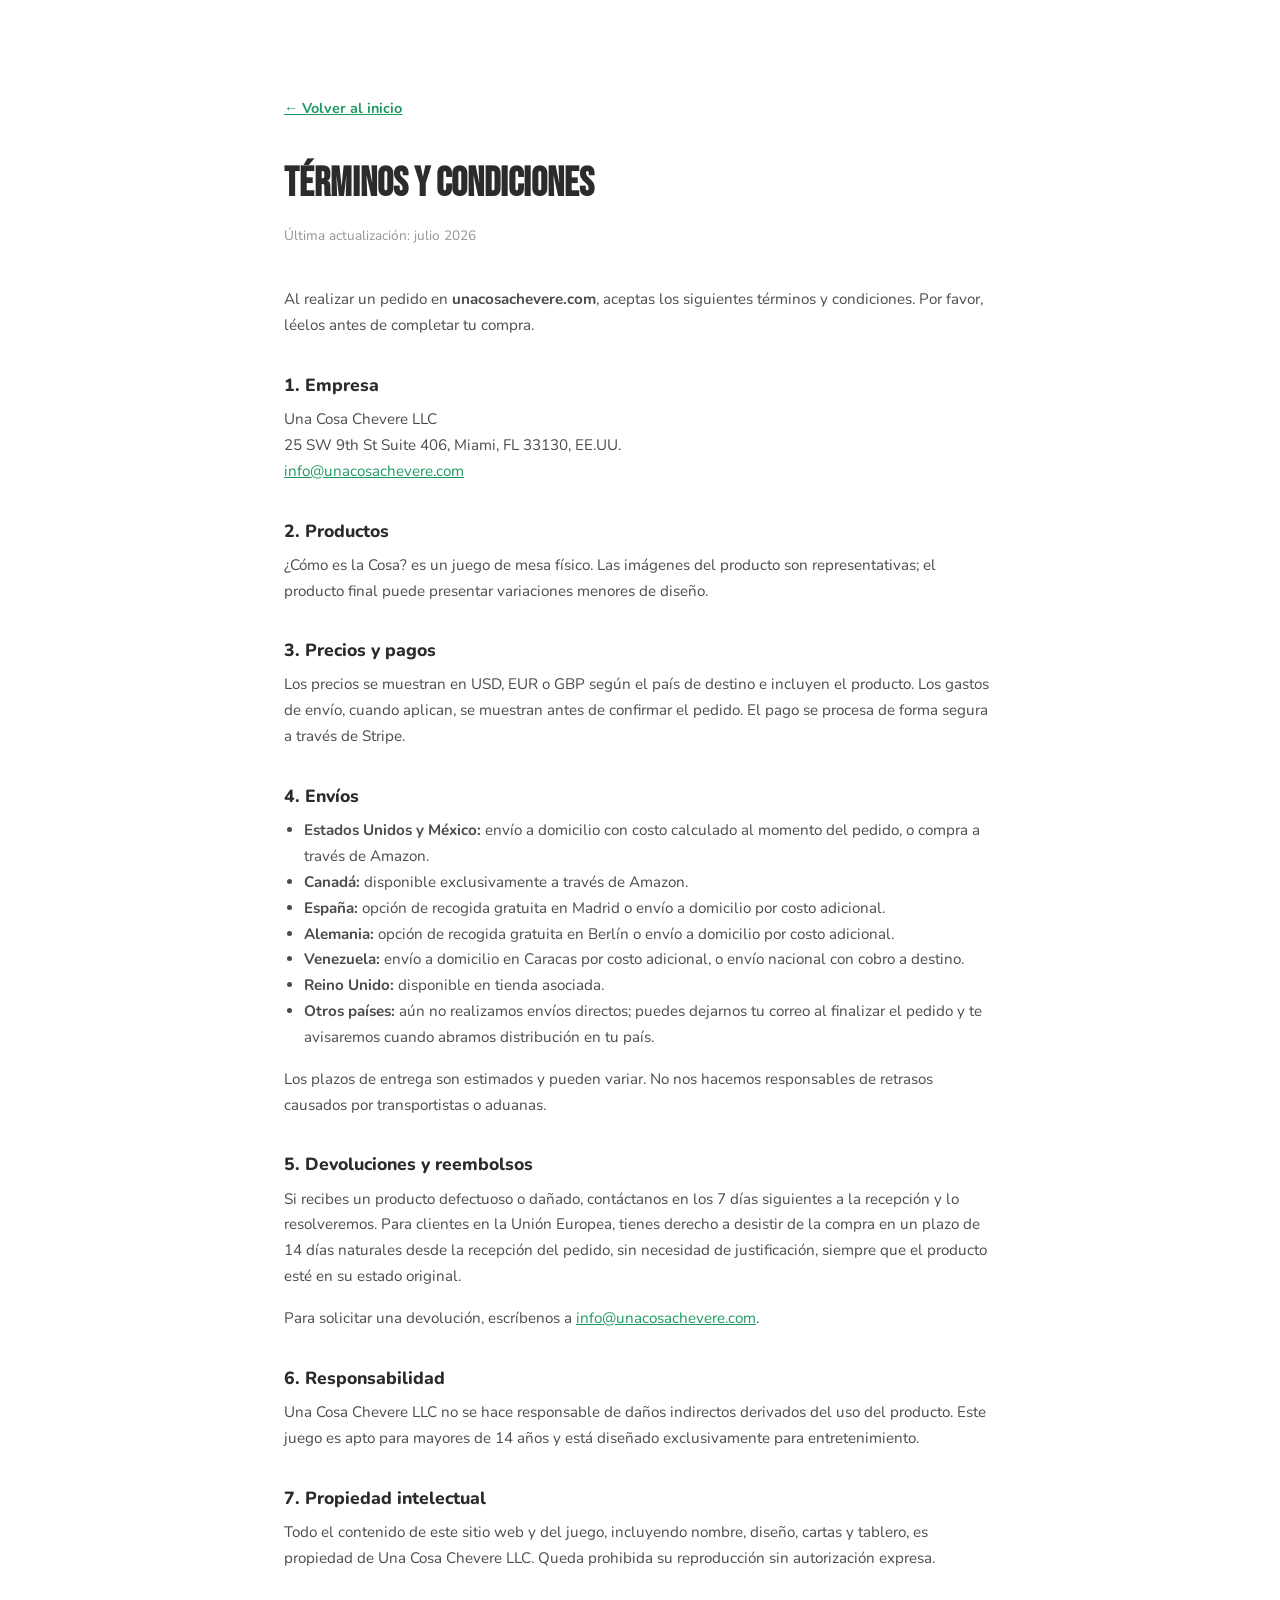
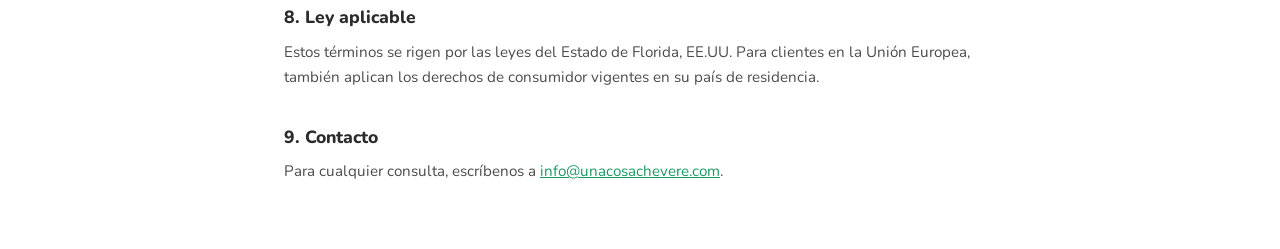
<file: terms.html>
<!DOCTYPE html>
<html lang="es">
<head>
  <meta charset="UTF-8">
  <meta name="viewport" content="width=device-width, initial-scale=1.0">
  <title>Términos y Condiciones – ¿Cómo es la Cosa?</title>
  <link rel="icon" href="assets/favicon.webp" type="image/webp">
  <link href="https://fonts.googleapis.com/css2?family=Bebas+Neue&family=Nunito:wght@400;600;700;800&display=swap" rel="stylesheet">
  <link rel="stylesheet" href="css/style.css">
  <style>
    .legal-page {
      max-width: 760px;
      margin: 0 auto;
      padding: 6rem 1.5rem 4rem;
      color: #2b2b2b;
    }
    .legal-page h1 {
      font-family: 'Bebas Neue', sans-serif;
      font-size: 2.5rem;
      margin-bottom: 0.5rem;
    }
    .legal-page .last-updated {
      font-size: 0.85rem;
      color: rgba(43,43,43,0.5);
      margin-bottom: 2.5rem;
    }
    .legal-page h2 {
      font-family: 'Nunito', sans-serif;
      font-size: 1.1rem;
      font-weight: 800;
      margin-top: 2rem;
      margin-bottom: 0.5rem;
    }
    .legal-page p, .legal-page li {
      font-family: 'Nunito', sans-serif;
      font-size: 0.95rem;
      line-height: 1.7;
      color: rgba(43,43,43,0.85);
    }
    .legal-page ul {
      padding-left: 1.25rem;
      margin-top: 0.5rem;
    }
    .legal-page a {
      color: #1C9961;
      text-decoration: underline;
    }
    .legal-back {
      display: inline-block;
      margin-bottom: 2rem;
      font-family: 'Nunito', sans-serif;
      font-size: 0.9rem;
      color: #1C9961;
      text-decoration: none;
      font-weight: 700;
    }
    .legal-back:hover { text-decoration: underline; }
  </style>
</head>
<body style="background:#fff;">
  <div class="legal-page">
    <a href="index.html" class="legal-back">← Volver al inicio</a>
    <h1>Términos y Condiciones</h1>
    <p class="last-updated">Última actualización: julio 2026</p>

    <p>Al realizar un pedido en <strong>unacosachevere.com</strong>, aceptas los siguientes términos y condiciones. Por favor, léelos antes de completar tu compra.</p>

    <h2>1. Empresa</h2>
    <p>
      Una Cosa Chevere LLC<br>
      25 SW 9th St Suite 406, Miami, FL 33130, EE.UU.<br>
      <a href="mailto:info@unacosachevere.com" target="_blank" rel="noopener">info@unacosachevere.com</a>
    </p>

    <h2>2. Productos</h2>
    <p>¿Cómo es la Cosa? es un juego de mesa físico. Las imágenes del producto son representativas; el producto final puede presentar variaciones menores de diseño.</p>

    <h2>3. Precios y pagos</h2>
    <p>Los precios se muestran en USD, EUR o GBP según el país de destino e incluyen el producto. Los gastos de envío, cuando aplican, se muestran antes de confirmar el pedido. El pago se procesa de forma segura a través de Stripe.</p>

    <h2>4. Envíos</h2>
    <ul>
      <li><strong>Estados Unidos y México:</strong> envío a domicilio con costo calculado al momento del pedido, o compra a través de Amazon.</li>
      <li><strong>Canadá:</strong> disponible exclusivamente a través de Amazon.</li>
      <li><strong>España:</strong> opción de recogida gratuita en Madrid o envío a domicilio por costo adicional.</li>
      <li><strong>Alemania:</strong> opción de recogida gratuita en Berlín o envío a domicilio por costo adicional.</li>
      <li><strong>Venezuela:</strong> envío a domicilio en Caracas por costo adicional, o envío nacional con cobro a destino.</li>
      <li><strong>Reino Unido:</strong> disponible en tienda asociada.</li>
      <li><strong>Otros países:</strong> aún no realizamos envíos directos; puedes dejarnos tu correo al finalizar el pedido y te avisaremos cuando abramos distribución en tu país.</li>
    </ul>
    <p style="margin-top:1rem;">Los plazos de entrega son estimados y pueden variar. No nos hacemos responsables de retrasos causados por transportistas o aduanas.</p>

    <h2>5. Devoluciones y reembolsos</h2>
    <p>Si recibes un producto defectuoso o dañado, contáctanos en los 7 días siguientes a la recepción y lo resolveremos. Para clientes en la Unión Europea, tienes derecho a desistir de la compra en un plazo de 14 días naturales desde la recepción del pedido, sin necesidad de justificación, siempre que el producto esté en su estado original.</p>
    <p style="margin-top:1rem;">Para solicitar una devolución, escríbenos a <a href="mailto:info@unacosachevere.com" target="_blank" rel="noopener">info@unacosachevere.com</a>.</p>

    <h2>6. Responsabilidad</h2>
    <p>Una Cosa Chevere LLC no se hace responsable de daños indirectos derivados del uso del producto. Este juego es apto para mayores de 14 años y está diseñado exclusivamente para entretenimiento.</p>

    <h2>7. Propiedad intelectual</h2>
    <p>Todo el contenido de este sitio web y del juego, incluyendo nombre, diseño, cartas y tablero, es propiedad de Una Cosa Chevere LLC. Queda prohibida su reproducción sin autorización expresa.</p>

    <h2>8. Ley aplicable</h2>
    <p>Estos términos se rigen por las leyes del Estado de Florida, EE.UU. Para clientes en la Unión Europea, también aplican los derechos de consumidor vigentes en su país de residencia.</p>

    <h2>9. Contacto</h2>
    <p>Para cualquier consulta, escríbenos a <a href="mailto:info@unacosachevere.com" target="_blank" rel="noopener">info@unacosachevere.com</a>.</p>
  </div>
</body>
</html>
</file>
<file: css/style.css>
@import url('https://fonts.googleapis.com/css2?family=Nunito:wght@400;700&display=swap');
@import url('https://fonts.googleapis.com/css2?family=Bebas+Neue&display=swap');

:root {
  --primary: rgb(28, 153, 97);
  --light: #ffffff;
  --dark: #2b2b2b;
}

* { margin: 0; padding: 0; box-sizing: border-box; }

body {
  font-family: 'Nunito', sans-serif;
  color: var(--dark);
  background-color: var(--light);
  line-height: 1.6;
}

.container {
  width: 90%;
  max-width: 1152px; /* matches max-w-6xl (~1152px) */
  margin: 0 auto;
  padding: 0 1rem;
}

/* Navbar */
.navbar {
  position: fixed;
  top: 0;
  left: 0;
  right: 0;
  background-color: rgba(0, 0, 0, 0.2);
  backdrop-filter: blur(10px);
  border-bottom: 1px solid rgba(255, 255, 255, 0.2);
  z-index: 50;
}

.navbar-container {
  height: 4rem; /* h-16 */
  display: flex;
  justify-content: space-between;
  align-items: center;
}

.logo {
  height: 3rem; /* h-12 */
  width: auto;
  filter: brightness(0) invert(1);
}

.navbar .btn {
  font-family: 'Nunito', sans-serif;
  font-weight: 500;
  font-size: 0.875rem; /* text-sm */
  padding: 0.5rem 1rem; /* py-2 px-4 */
  height: auto;
  box-shadow: none;
  background-color: var(--primary);
  color: var(--light);
}

.navbar .btn:hover {
  background-color: rgba(28, 153, 97, 0.9); /* bg-primary/90 */
  transform: scale(1.02);
}

.navbar .btn:focus-visible {
  box-shadow: 0 0 0 3px rgba(28, 153, 97, 0.5);
}

/* Buttons */
.btn {
  display: inline-flex;
  align-items: center;
  justify-content: center;
  gap: 0.5rem;
  white-space: nowrap;
  font-family: 'Nunito', sans-serif;
  font-weight: 500;
  font-size: 1.25rem;
  padding: 0.75rem 2rem;
  color: var(--light);
  background-color: var(--primary);
  text-decoration: none;
  border: none;
  border-radius: 0.375rem;
  box-shadow: rgba(0, 0, 0, 0.15) 0px 8px 25px;
  transition: transform 0.2s ease, filter 0.2s ease, background-color 0.2s ease;
  outline: none;
  cursor: pointer;
  line-height: normal;
}

.btn:hover {
  transform: scale(1.05);
  filter: brightness(1.1);
}

.btn:disabled {
  pointer-events: none;
  opacity: 0.5;
}

.btn:focus-visible {
  box-shadow: 0 0 0 3px rgba(28, 153, 97, 0.5);
}

/* Hero */
.hero {
  height: 100vh;
  background:
    linear-gradient(rgba(0, 0, 0, 0.45), rgba(0, 0, 0, 0.45)),
    url('../assets/Photoshoot16.webp') center/cover no-repeat;
  display: flex;
  align-items: center;
  justify-content: center;
  overflow-x: hidden;
}

.hero-content {
  display: flex;
  flex-direction: column;
  align-items: center;
  justify-content: center;
  text-align: center;
}

.hero-logo {
  height: 380px;
  margin-bottom: 2rem;
  transform: scale(0.9);
  transition: opacity 0.8s ease-out, transform 0.8s ease-out;
  filter: drop-shadow(rgba(0, 0, 0, 0.3) 0px 15px 35px);
}

.hero-logo.loaded {
  opacity: 1;
  transform: scale(1);
}

/* About Section */
.about {
  min-height: 100vh;
  background: linear-gradient(135deg, #5a5fb8 0%, #606CB0 25%, #6875b5 50%, #606cb0 75%, #5d69ad 100%);
  display: flex;
  align-items: center;
  padding: 4rem 0;
  border-top: 1px solid rgba(255,255,255,0.2);
}

.about-inner {
  display: grid;
  grid-template-columns: 1fr;
  gap: 2rem;
  width: 100%;
  margin: 0 auto;
  padding: 0 1rem;
  max-width: 1152px;
}

.about-text {
  text-align: center;
}

.about-heading {
  font-family: 'Bebas Neue', Arial, sans-serif;
  font-size: 3rem;
  color: var(--light);
  line-height: 1.2;
  margin: 0;
}

.about-copy {
  font-family: 'Nunito', sans-serif;
  font-size: 1.15rem;
  color: rgba(255,255,255,0.9);
  margin: 0;
  margin-top: 1.5rem;
  max-width: 35rem;
  margin: 1.5rem auto 0;
}

@media (min-width: 1024px) {
  .about-copy {
    max-width: none;
    margin: 1.5rem 0 0;
  }
}

@media (max-width: 640px) {
  .about-heading { font-size: 2.285rem; }
  .about-copy { font-size: 1.125rem; }
}

@media (max-width: 400px) {
  .about-heading { font-size: 2rem; }
  .about-copy { font-size: 1rem; }
  .about-text { max-width: 95%; margin: 0 auto; }

  .hero-logo {
    max-width: 90vw;
    height: auto;
    transform: scale(1);
  }
}

.about-badges {
  display: flex;
  flex-wrap: wrap;
  gap: 8px;
  margin-top: 2rem;
  justify-content: center;
}

.about-badge {
  background: #F5F0EA;
  color: rgba(43, 43, 43, 0.85);
  border: 1.5px solid rgba(43, 43, 43, 0.2);
  border-radius: 999px;
  padding: 5px 14px;
  font-size: 0.85rem;
  font-weight: 700;
  white-space: nowrap;
}

.badge-value {
  color: rgba(43, 43, 43, 0.95);
  font-weight: 800;
}

.about-cta {
  margin-top: 2.8rem;
  text-align: center;
}

.about-image {
  position: relative;
  display: flex;
  flex-direction: column;
  align-items: center;
  width: 100%;
}

/* Single column: the asset carries ~25% transparent padding above the box
   (only the parrot occupies it), which otherwise doubles the button-to-product
   gap. Pull it up so the gap matches the section's other spacing. */
@media (max-width: 1023px) {
  .about-image { margin-top: -12%; }
}

.about-card-icons {
  display: none;
  flex-direction: row;
  gap: 0.8rem;
  flex-shrink: 0;
  justify-content: center;
}

.about-card-icons img {
  height: 1.4rem;
  width: auto;
  opacity: 0.6;
}

@media (min-width: 1024px) {
  .about-card-icons { display: flex; }
}

.about-img-main {
  width: 100%;
  max-width: 480px;
  object-fit: contain;
  display: block;
  filter: drop-shadow(0 16px 32px rgba(0, 0, 0, 0.22));
  transition: transform 0.3s ease-out;
}

.about-img-main:hover {
  transform: scale(1.05);
}

/* Price block: sits under the box as one unit */
.about-price {
  text-align: center;
  /* the asset carries transparent padding below the box; close the visual gap */
  margin-top: -4%;
}

.about-price-value {
  display: block;
  font-family: 'Bebas Neue', Arial, sans-serif;
  font-size: 2.6rem;
  line-height: 1;
  letter-spacing: 0.5px;
  color: var(--light);
}

.about-price-note {
  margin: 0.4rem 0 0;
  font-family: 'Nunito', sans-serif;
  font-size: 0.85rem;
  color: rgba(255, 255, 255, 0.72);
}

.about-img-overlay {
  position: absolute;
  width: 150px;
  bottom: -24px;
  left: -16px;
  border-radius: 10px;
  border: 4px solid #fff;
  box-shadow: 0 8px 24px rgba(0, 0, 0, 0.18);
  transform: rotate(-4deg);
  transition: transform 0.3s ease;
}

.about-img-overlay:hover {
  transform: rotate(-1deg) scale(1.05);
}

/* Desktop two-column */
@media (min-width: 1024px) {
  .about-inner {
    grid-template-columns: 1fr 1fr;
    align-items: center;
    gap: 2.5rem;
    padding: 0 2rem;
  }

  .about-text { text-align: left; }
  .about-badges { justify-content: flex-start; }
  .about-cta { text-align: left; }
  .about-image { justify-self: center; }
}

/* =========================
   Checkout Section
   ========================= */

#checkout.checkout-section {
  padding: 90px 0;
  background:
    radial-gradient(1200px 600px at 20% 0%, rgba(96,108,176,0.18), transparent 60%),
    linear-gradient(135deg, #595B9E 0%, #606CB0 55%, #515594 100%);
  border-top: 1px solid rgba(255,255,255,0.18);
  border-bottom: 1px solid rgba(255,255,255,0.18);
}

@media (max-width: 900px) {
  #checkout.checkout-section {
    padding: 60px 0;
  }
}

@media (max-width: 480px) {
  #checkout.checkout-section {
    padding: 40px 0;
  }
}

#checkout .checkout-card {
  max-width: 820px;
  margin: 0 auto;
  padding: 28px;
  background: #ffffff;
  color: #2b2b2b;
  border-radius: 22px;
  box-shadow: 0 8px 32px rgba(0,0,0,0.10);
  border: 1px solid rgba(0,0,0,0.06);
}

#checkout .checkout-title {
  font-family: 'Bebas Neue', Arial, sans-serif;
  font-size: clamp(2.2rem, 4vw, 3.1rem);
  line-height: 1.05;
  letter-spacing: 0.6px;
  margin: 0;
  color: #2b2b2b;
}

#checkout .checkout-description {
  margin-top: 10px;
  color: rgba(43,43,43,0.75);
}

#checkout .checkout-grid {
  display: grid;
  grid-template-columns: 1fr 1fr;
  gap: 22px;
  margin-top: 18px;
}

@media (max-width: 900px) {
  #checkout .checkout-card { padding: 22px; }
  #checkout .checkout-grid { grid-template-columns: 1fr; }
  #checkout .form-section:first-child { margin-top: 8px; }
}

#checkout .form-section { margin-top: 22px; }

#checkout .form-section-title {
  font-size: 0.95rem;
  font-weight: 700;
  letter-spacing: 0.2px;
  color: rgba(43,43,43,0.85);
  margin: 0 0 12px 0;
}

#checkout .form-label {
  font-size: 0.9rem;
  color: rgba(43,43,43,0.85);
}

#checkout .form-field {
  display: grid;
  gap: 6px;
  margin-bottom: 12px;
}

#checkout .form-input {
  width: 100%;
  padding: 12px 12px;
  border-radius: 14px;
  border: 1px solid rgba(43,43,43,0.14);
  background: #ffffff;
  color: #2b2b2b;
  outline: none;
  transition: border-color 0.18s ease, box-shadow 0.18s ease;
  min-height: 46px;
  line-height: 1.2;
}

#checkout .form-input::placeholder {
  color: rgba(43,43,43,0.45);
}

#checkout .form-input:focus {
  border-color: rgba(28,153,97,0.75);
  box-shadow: 0 0 0 4px rgba(28,153,97,0.22);
}

/* Select arrow (works on white bg) */
#checkout .form-select {
  appearance: none;
  padding-right: 42px;
  background-image:
    linear-gradient(45deg, transparent 50%, rgba(43,43,43,0.6) 50%),
    linear-gradient(135deg, rgba(43,43,43,0.6) 50%, transparent 50%);
  background-position:
    calc(100% - 18px) 50%,
    calc(100% - 12px) 50%;
  background-size: 6px 6px, 6px 6px;
  background-repeat: no-repeat;
}

/* (optional, safe) ensure selects stay readable if used */
#checkout select.form-select {
  background-color: #ffffff;
  color: #2b2b2b;
}

/* Scoped checkout small text */
#checkout .checkout-small {
  margin-top: 20px;
  color: #2b2b2b;
  font-size: 0.9rem;
  text-align: center;
}

#checkout .checkout-small a {
  color: #2b2b2b;
  text-decoration: underline;
}

/* Order info review card (checkout step 2) */
#checkout .info-card {
  padding: 16px;
  border-radius: 16px;
  background: rgba(0, 0, 0, 0.04);
  border: 1px solid rgba(0, 0, 0, 0.08);
}

#checkout .info-card-header {
  display: flex;
  align-items: center;
  justify-content: space-between;
  gap: 12px;
  margin-bottom: 10px;
}

#checkout .info-card-title {
  margin: 0;
  font-size: 0.95rem;
  font-weight: 700;
  color: rgba(43, 43, 43, 0.85);
}

#checkout .info-edit-btn {
  display: inline-flex;
  align-items: center;
  gap: 6px;
  flex-shrink: 0;
  background: #ffffff;
  border: 1px solid rgba(43, 43, 43, 0.14);
  border-radius: 999px;
  padding: 6px 14px;
  font-family: 'Nunito', sans-serif;
  font-size: 0.8rem;
  font-weight: 700;
  color: rgba(43, 43, 43, 0.7);
  cursor: pointer;
  transition: border-color 0.16s ease, color 0.16s ease, background 0.16s ease;
}

#checkout .info-edit-btn:hover {
  border-color: rgba(28, 153, 97, 0.5);
  color: rgb(28, 153, 97);
  background: rgba(28, 153, 97, 0.06);
}

#checkout .info-edit-btn:focus-visible {
  box-shadow: 0 0 0 3px rgba(28, 153, 97, 0.3);
  outline: none;
}

#checkout .info-row {
  display: flex;
  align-items: baseline;
  justify-content: space-between;
  gap: 12px;
  padding: 7px 0;
  font-size: 0.92rem;
}

#checkout .info-row + .info-row {
  border-top: 1px solid rgba(0, 0, 0, 0.06);
}

#checkout .info-label {
  color: rgba(43, 43, 43, 0.58);
  font-weight: 600;
}

#checkout .info-value {
  color: rgba(43, 43, 43, 0.92);
  font-weight: 700;
  text-align: right;
  word-break: break-word;
}

/* product summary */
.product-card {
  display: flex;
  flex-direction: column;
  gap: 14px;
  padding: 2px;
}

.product-image-wrapper {
  border-radius: 14px;
  overflow: hidden;
}

.product-image {
  width: 100%;
  height: auto;
  max-height: 320px;
  object-fit: contain;
  display: block;
}

@media (max-width: 480px) {
  .product-image { max-height: 240px; }
}

.product-title {
  margin-top: 16px;
  font-family: 'Bebas Neue', Arial, sans-serif;
  font-size: 1.8rem;
  letter-spacing: 0.3px;
  color: #2b2b2b;
}

.product-description {
  margin-top: 6px;
  color: #2b2b2b;
}

.other-banner {
  background: rgba(43,43,43,0.05);
  border-radius: 10px;
  padding: 14px 16px;
  margin-bottom: 14px;
}

.other-banner-title {
  font-family: 'Nunito', sans-serif;
  font-size: 0.95rem;
  font-weight: 800;
  color: #2b2b2b;
  margin: 0 0 6px;
}

.other-banner-msg {
  font-family: 'Nunito', sans-serif;
  font-size: 0.88rem;
  color: rgba(43,43,43,0.7);
  margin: 0;
  line-height: 1.5;
}


.step1-subtotal {
  border-top: 1px solid rgba(43,43,43,0.1);
  padding-top: 14px;
  margin-bottom: 16px;
}

.step1-subtotal-row {
  display: flex;
  justify-content: space-between;
  align-items: center;
  font-family: 'Nunito', sans-serif;
  font-size: 0.95rem;
  font-weight: 700;
  color: #2b2b2b;
}

.step1-shipping-note {
  margin-top: 10px;
  font-family: 'Nunito', sans-serif;
  font-size: 0.8rem;
  color: rgba(43,43,43,0.5);
}

/* pricing (on white card → use dark text) */
.price-breakdown {
  margin-top: 14px;
  padding: 16px;
  border-radius: 16px;
  background: rgba(0, 0, 0, 0.04);
  border: 1px solid rgba(0, 0, 0, 0.08);
}

.price-breakdown-title {
  margin: 0 0 12px 0;
  color: rgba(43, 43, 43, 0.92);
  font-weight: 700;
}

.price-row {
  display: flex;
  align-items: center;
  justify-content: space-between;
  padding: 10px 0;
  color: rgba(43, 43, 43, 0.88);
}

.price-label {
  display: flex;
  align-items: center;
  gap: 10px;
  color: rgba(43, 43, 43, 0.86);
}

.price-icon {
  width: 22px;
  height: 22px;
  display: inline-flex;
  align-items: center;
  justify-content: center;
  opacity: 0.85;
}

.price-divider {
  height: 1px;
  background: rgba(0, 0, 0, 0.10);
  margin: 10px 0;
}

.price-total .price-label-total,
.price-total .price-value-total {
  font-weight: 800;
  color: rgba(43, 43, 43, 0.95);
  font-size: 1.05rem;
}

.shipping-info {
  display: flex;
  gap: 10px;
  align-items: center;
  padding: 10px 0 4px;
  color: rgba(43, 43, 43, 0.82);
  font-size: 0.95rem;
}

/* Alerts */
#checkout .info-alert,
#checkout .success-alert {
  padding: 12px 14px;
  border-radius: 14px;
  margin: 12px 0;
  font-size: 0.95rem;
}

#checkout .info-alert {
  background: rgba(89, 91, 158, 0.10);
  border: 1px solid rgba(89, 91, 158, 0.25);
  color: rgba(43,43,43,0.85);
}

#checkout .success-alert {
  background: rgba(28,153,97,0.10);
  border: 1px solid rgba(28,153,97,0.25);
  color: rgba(43,43,43,0.90);
}

/* CTA button (green primary) */
.quantity-stepper {
  display: flex;
  align-items: center;
  gap: 1rem;
  margin-top: 8px;
}

.qty-btn {
  width: 1.6rem;
  height: 1.6rem;
  border-radius: 50%;
  border: 1.5px solid rgba(43,43,43,0.2);
  background: #fff;
  font-family: 'Nunito', sans-serif;
  font-size: 0.9rem;
  cursor: pointer;
  display: flex;
  align-items: center;
  justify-content: center;
  color: #2b2b2b;
  transition: background 0.15s;
}

.qty-btn:hover { background: #f5f0ea; }

#qtyDisplay {
  font-family: 'Nunito', sans-serif;
  font-size: 0.9rem;
  font-weight: 400;
  min-width: 1.5rem;
  text-align: center;
}

#checkout .submit-button {
  width: 100%;
  padding: 14px 16px;
  border-radius: 999px;
  border: none;
  background: rgb(28, 153, 97);
  color: #ffffff;
  font-family: 'Nunito', sans-serif;
  font-weight: 800;
  letter-spacing: 0.2px;
  box-shadow: 0 14px 30px rgba(0,0,0,0.18);
  cursor: pointer;
  transition: transform 0.16s ease, filter 0.16s ease;
  margin-top: 14px;
  position: static;
}

#checkout .submit-button:hover {
  transform: translateY(-1px);
  filter: brightness(1.05);
}

#checkout .submit-button:disabled {
  opacity: 0.55;
  cursor: not-allowed;
  transform: none;
  filter: none;
}

/* ensure form stacks naturally + spacing doesn't collapse */
#checkoutForm {
  display: flex;
  flex-direction: column;
}

/* Always keep a little room after the country dropdown (modern browsers) */
#checkoutForm .form-field:has(#country) {
  margin-bottom: 16px;
}

/* Fallback for browsers without :has() */
#country {
  margin-bottom: 16px;
}


/* =========================
   Stores Section
   ========================= */

.desktop-newline { display: inline; }

@media (min-width: 1024px) {
  .desktop-newline::before {
    content: '\A';
    white-space: pre;
  }
}

/* Reviews section */
.reviews-section {
  background: #FAF7F3;
  padding: 0 24px 48px;
}

.reviews-grid {
  display: grid;
  grid-template-columns: repeat(4, 1fr);
  gap: 12px;
  max-width: 1100px;
  margin: 0 auto 24px;
}

.review-card {
  background: #fff;
  border-radius: 16px;
  padding: 20px;
  display: flex;
  flex-direction: column;
  gap: 12px;
  border: 1px solid rgba(0,0,0,0.06);
}

.review-quote {
  font-family: 'Nunito', sans-serif;
  font-size: 0.88rem;
  line-height: 1.65;
  color: rgba(43,43,43,0.85);
  flex: 1;
}

.review-author {
  font-family: 'Nunito', sans-serif;
  font-size: 0.8rem;
  font-weight: 700;
  color: rgba(43,43,43,0.5);
}

.instagram-cta {
  display: flex;
  align-items: center;
  justify-content: center;
  gap: 12px;
  max-width: 1100px;
  margin: 0 auto;
}

.instagram-text {
  font-family: 'Nunito', sans-serif;
  font-size: 0.95rem;
  color: rgba(43,43,43,0.6);
  margin: 0;
}

.instagram-link {
  font-family: 'Nunito', sans-serif;
  font-size: 0.95rem;
  font-weight: 800;
  color: #1C9961;
  text-decoration: none;
}

.instagram-link:hover { text-decoration: underline; }

@media (max-width: 700px) {
  .reviews-grid {
    grid-template-columns: repeat(2, 1fr);
  }
}

/* Gallery section */
.gallery-section {
  padding: 16px 24px 48px;
  background: #FAF7F3;
}

.gallery-grid {
  display: grid;
  grid-template-columns: repeat(5, 1fr);
  gap: 12px;
  max-width: 1100px;
  margin: 0 auto;
}

.gallery-grid img {
  width: 100%;
  aspect-ratio: 3 / 4;
  object-fit: cover;
  border-radius: 16px;
  display: block;
}

@media (max-width: 700px) {
  .gallery-grid {
    grid-template-columns: repeat(2, 1fr);
  }
  .gallery-grid img.gallery-hide-mobile {
    display: none;
  }
}

/* Restore vertical spacing above and below the stores section, but keep background edge-to-edge */
.stores-section {
  background: #F0F0F8;
  border-radius: 1.5rem;
  box-shadow: 0 2px 16px 0 rgba(40, 40, 60, 0.06);
  padding: 3.5rem 0 3.5rem 0; /* Add top and bottom padding */
  margin: 0;
  width: 100vw;
  position: relative;
  left: 50%;
  right: 50%;
  margin-left: -50vw;
  margin-right: -50vw;
}

@media (min-width: 900px) {
  .stores-section {
    margin-top: 0;
  }
}

@media (max-width: 900px) {
  .stores-section {
    border-radius: 0;
    margin-left: 0;
    margin-right: 0;
    left: 0;
    right: 0;
    width: 100vw;
    margin-top: 0;
    padding: 2.5rem 0 2.5rem 0;
  }
}

.stores-header {
  text-align: center;
  margin-bottom: 50px;
}

.stores-title {
  font-family: "Bebas Neue", Arial, sans-serif;
  font-size: clamp(2.5rem, 5vw, 3.5rem);
  color: #2D2A26;
  line-height: 1.1;
  margin: 0;
  letter-spacing: 0.5px;
}

.stores-description {
  font-family: "Nunito", sans-serif;
  font-size: 1.15rem;
  color: #4B4B4B;
  margin-top: 12px;
}

.stores-grid {
  display: grid;
  grid-template-columns: repeat(auto-fit, minmax(260px, 1fr));
  gap: 24px;
  max-width: 1152px;
  margin: 0 auto;
  padding: 0 1rem;
}

.store-card {
  background: #ffffff;
  border-radius: 18px;
  padding: 32px 24px;
  text-align: center;
  box-shadow: 0 4px 20px rgba(0, 0, 0, 0.08);
  border: 1px solid rgba(0, 0, 0, 0.06);
  transition: transform 0.3s ease, box-shadow 0.3s ease;
}

.store-card:hover {
  transform: translateY(-4px);
  box-shadow: 0 14px 36px rgba(0, 0, 0, 0.22);
}

.store-logo-wrapper {
  display: flex;
  align-items: center;
  justify-content: center;
  margin-bottom: 20px;
}
.store-logo {
  width: 80px;
  height: 80px;

  border-radius: 50%;
  object-fit: cover;   /* fills the circle */
  display: block;
}
.store-city {
  font-family: "Bebas Neue", Arial, sans-serif;
  font-size: 1.8rem;
  color: var(--dark);
  margin: 0;
  letter-spacing: 0.3px;
}

.store-name {
  font-family: "Nunito", sans-serif;
  font-size: 1.05rem;
  color: var(--primary);
  font-weight: 600;
  margin-top: 8px;
}

.store-address {
  font-family: "Nunito", sans-serif;
  font-size: 0.9rem;
  color: rgba(43, 43, 43, 0.7);
  margin-top: 12px;
  line-height: 1.6;
}

@media (max-width: 768px) {
  .stores-section {
    padding: 60px 0;
  }

  .stores-header {
    margin-bottom: 36px;
  }

  .stores-grid {
    grid-template-columns: repeat(auto-fit, minmax(220px, 1fr));
    gap: 20px;
  }

  .store-card {
    padding: 28px 20px;
  }

  .store-logo {
    width: 70px;
    height: 70px;
  }
}

@media (max-width: 480px) {
  .stores-section {
    padding: 50px 0;
  }

  .stores-grid {
    grid-template-columns: 1fr;
    gap: 16px;
  }

  .store-card {
    padding: 24px 18px;
  }

  .store-logo {
    width: 64px;
    height: 64px;
  }

  .store-city {
    font-size: 1.5rem;
  }

  .store-name {
    font-size: 1rem;
  }

  .store-address {
    font-size: 0.85rem;
  }
}

/* =========================
   Footer
   ========================= */

.footer {
  background: linear-gradient(135deg,#595B9E 0%, #515594 25%, #5d5fa5 50%, #595b9e 75%, #555890 100%);
  color: var(--light);
  border-top: 1px solid rgba(255,255,255,0.2);
}

.footer-grid {
  display: grid;
  grid-template-columns: 1fr;
  gap: 2rem;
  max-width: 1152px;
  margin: 0 auto;
  padding: 2rem 1rem;
}

@media (min-width: 1024px) {
  .footer-grid { grid-template-columns: repeat(6,1fr); gap: 4rem; padding: 2rem 2rem; }
  .footer-left { grid-column: span 3; text-align: left; }
  .footer-right { grid-column: span 3; text-align: left; justify-self: center; align-self: center; }
}

.footer-logo { height: 4rem; filter: brightness(0) invert(1); opacity: 0.9; margin-bottom: 1rem; }

.footer-copy { font-size: 0.875rem; color: rgba(255,255,255,0.85); line-height: 1.5; }

.footer-title {
  font-family: 'Nunito', sans-serif;
  font-size: 1.15rem;
  font-weight: 200;
  margin-bottom: 1rem;
  color: rgba(255,255,255,0.85);
}

.footer-contact {
  display: flex;
  align-items: center;
  font-size: 0.875rem;
  color: rgba(255,255,255,0.85);
  margin-bottom: 0.25rem;
  text-decoration: none;
}

.footer-contact .footer-icon {
  width: 1rem;
  height: 1rem;
  margin-right: 0.5rem;
  color: var(--light);
}

.footer-icons { margin-top: 1.85rem; }

.footer-icons img {
  height: 1.5rem;
  margin-right: 1rem;
  opacity: 0.8;
}

.footer-bottom {
  text-align: center;
  padding: 1rem 0;
  position: relative;
}

.footer-bottom::before {
  content: "";
  position: absolute;
  top: 0;
  left: 50%;
  transform: translateX(-50%);
  width: 75%;
  border-top: 1px solid rgba(255,255,255,0.2);
}

.footer-bottom p {
  font-size: 0.75rem;
  color: rgba(255,255,255,0.6);
  font-family: 'Nunito', sans-serif;
}

/* Floating WhatsApp SVG */
.whatsapp-float {
  position: fixed;
  bottom: 40px;
  right: 30px;
  width: 80px;
  height: 80px;
  display: flex;
  align-items: center;
  justify-content: center;
  text-decoration: none;
  z-index: 9999;
  transition: transform 0.2s ease;
}

.whatsapp-float img,
.whatsapp-float svg {
  width: 100%;
  height: 100%;
  object-fit: contain;
  display: block;
}

.whatsapp-float:hover { transform: scale(1.12); }

/* ---------- Responsive tweaks ---------- */
@media (max-width: 768px) {
  .navbar-container { padding: 0 0.75rem; }

  .navbar .btn {
    font-size: 0.8rem;
    padding: 0.4rem 0.75rem;
    box-shadow: 0 10px 24px rgba(0,0,0,0.35);
  }

  .btn { font-size: 1.1rem; padding: 0.7rem 1.6rem; }

  .hero-logo { height: 300px; transform: scale(1); }

  .about { padding: 3.5rem 0; }
}

@media (max-width: 480px) {
  .navbar-container { height: 3.5rem; }
  .logo { height: 2.25rem; }

  .btn { font-size: 1.05rem; padding: 0.6rem 1.4rem; }

  .hero {
    height: auto;
    min-height: 100vh;
    padding-top: 4rem; /* offset fixed navbar */
  }

  .hero-logo { height: 220px; margin-bottom: 1.5rem; }

  .about { padding: 3rem 0; }

  .footer-grid { gap: 1.5rem; padding: 1.5rem 1rem; }

  .whatsapp-float {
    width: 64px;
    height: 64px;
    bottom: 20px;
    right: 16px;
  }
}

@media (max-width: 360px) {
  .btn { font-size: 0.95rem; padding: 0.55rem 1.2rem; }
  .hero-logo { height: 200px; }

  .whatsapp-float {
    width: 56px;
    height: 56px;
    bottom: 16px;
    right: 12px;
  }
}

/* Shipping option radio buttons (Spain, Germany, Venezuela & US purchase method) */
#esShippingOptions input[type="radio"],
#veShippingOptions input[type="radio"],
#deShippingOptions input[type="radio"],
#amazonChoiceOptions input[type="radio"] {
  appearance: none;
  -webkit-appearance: none;
  width: 18px;
  height: 18px;
  border-radius: 50%;
  border: 2px solid rgba(43, 43, 43, 0.35);
  background: #fff;
  flex-shrink: 0;
  cursor: pointer;
  transition: border-color 0.15s, background 0.15s;
}

#esShippingOptions input[type="radio"]:checked,
#veShippingOptions input[type="radio"]:checked,
#deShippingOptions input[type="radio"]:checked,
#amazonChoiceOptions input[type="radio"]:checked {
  border-color: #1c9961;
  background: radial-gradient(circle, #1c9961 45%, #fff 46%);
}
</file>
